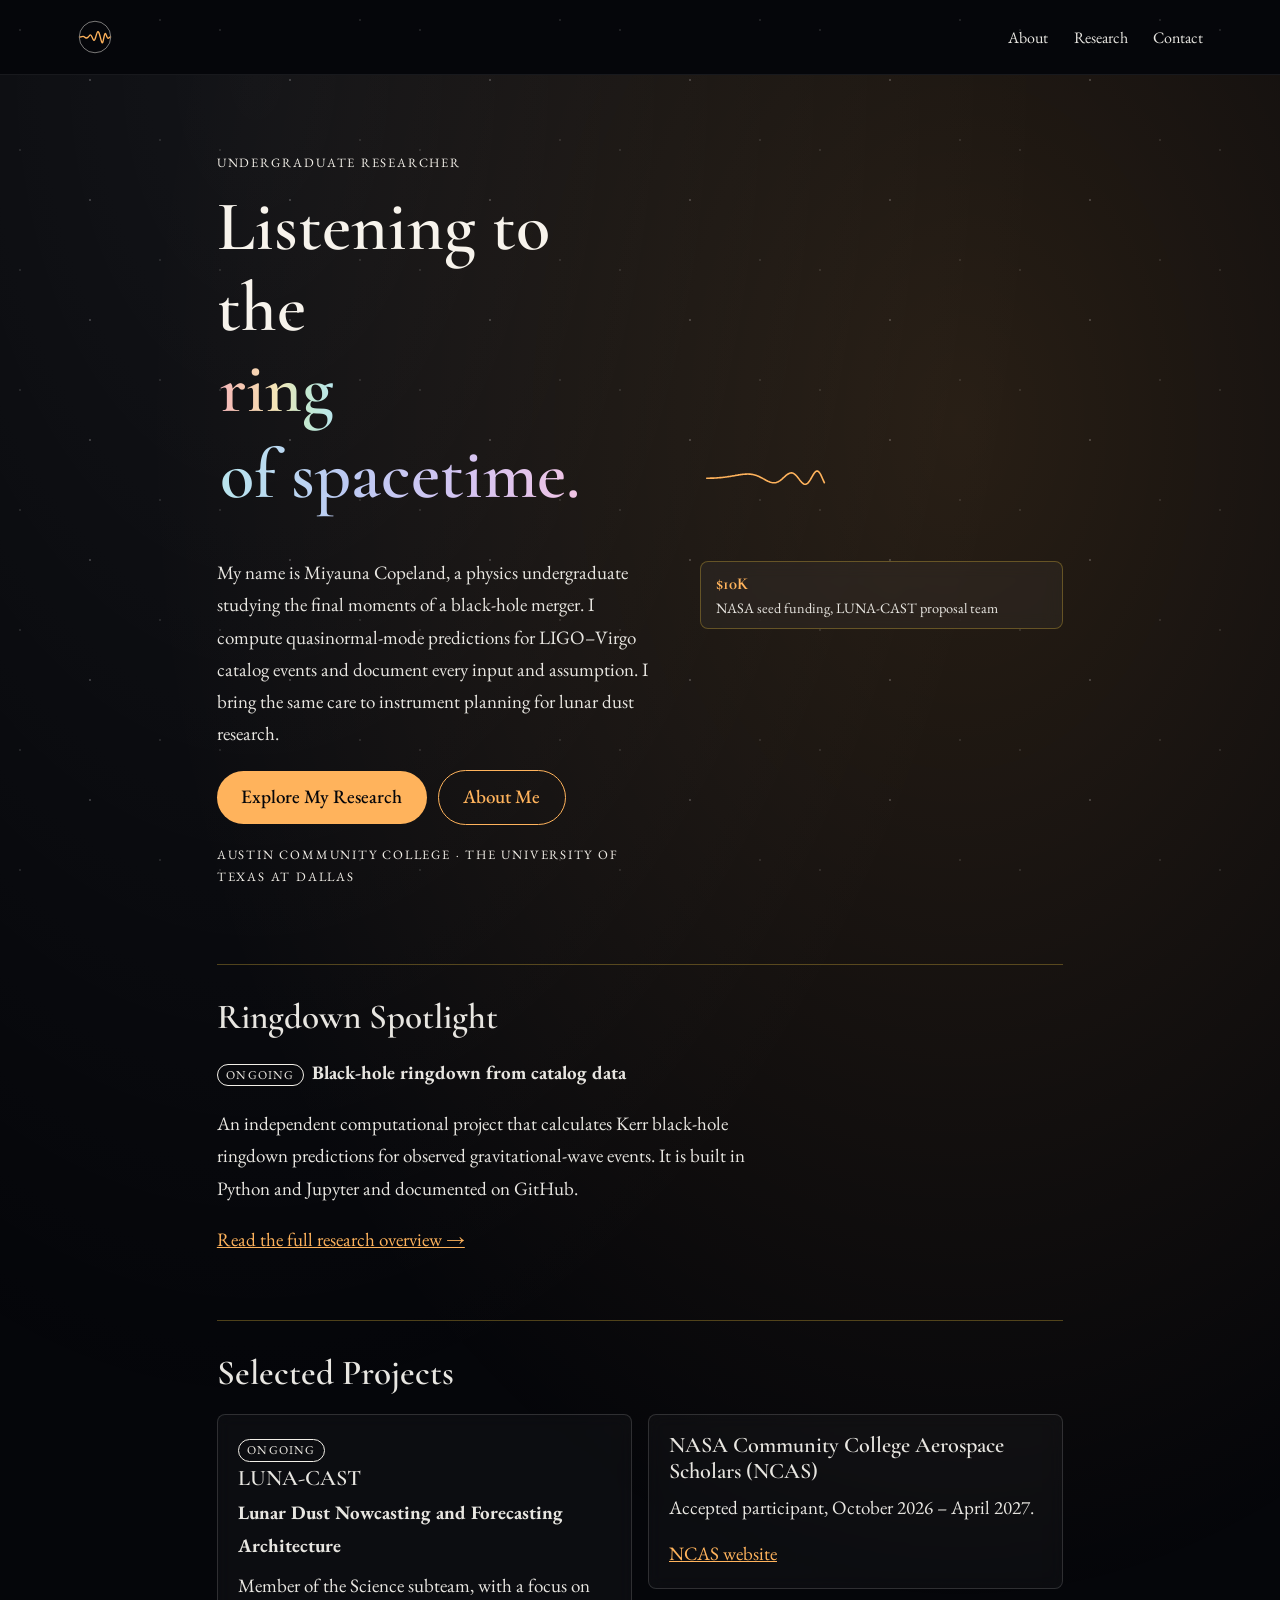
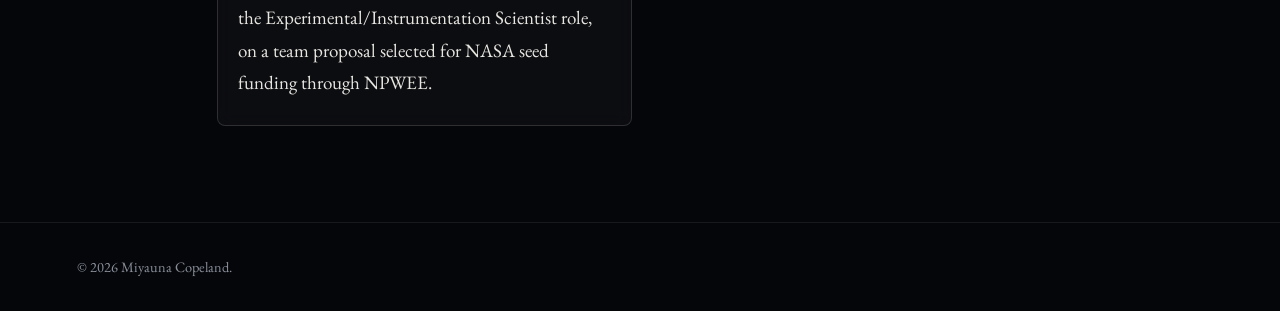
<file: v2/index.html>
<!DOCTYPE html>
<html lang="en">
<head>
  <meta charset="UTF-8">
  <meta name="viewport" content="width=device-width, initial-scale=1">
  <title>Miyauna Copeland</title>

  <link rel="icon" href="logos/favicon.svg" type="image/svg+xml">
  <link rel="icon" href="logos/favicon.png" sizes="32x32" type="image/png">
  <link rel="apple-touch-icon" href="logos/favicon.png">

  <link href="https://fonts.googleapis.com/css2?family=Cormorant+Garamond:wght@500;600;700&family=EB+Garamond:wght@400;500&display=swap" rel="stylesheet">
  <link rel="stylesheet" href="style.css?v=39">

  <style>
    /* Home page layout only */
    .hero .top { align-items: center; gap: 3rem; }
    .hero .intro .btn + .btn { margin-left: .4rem; }
    .hero .intro .label { margin-top: 1.2rem; }

    .hero .stats { display: grid; grid-template-columns: 1fr; gap: .6rem; margin-top: 1rem; }
    .hero .stats > div { padding: .7rem .9rem; border: 1px solid rgba(212,175,55,.35); border-radius: 8px; font-size: .9rem; line-height: 1.35; }
    .hero .stats b { display: block; font-size: 1.05rem; margin-bottom: .1rem; }

    .hero .block { margin-top: 4rem; padding-top: 2rem; border-top: 1px solid rgba(212,175,55,.35); }
    .hero .block > h2 { margin: 0 0 .4rem; }
    .hero .block > p { max-width: 62ch; }
    .hero .block .tag { margin-right: .5rem; }

    .hero .block .grid { display: grid; grid-template-columns: repeat(auto-fit, minmax(250px, 1fr)); gap: 1rem; margin-top: 1.25rem; align-items: start; }
    .hero .block .card { padding: 1.1rem 1.25rem; border: 1px solid rgba(255,255,255,.14); border-radius: 8px; background: rgba(255,255,255,.03); box-shadow: none; }
    .hero .block .card h3 { margin: 0 0 .45rem; }
    .hero .block .card p { margin: .5rem 0; }
  </style>
</head>

<body>

  <!-- Navigation -->
  <nav>
    <a class="home" href="index.html"><img src="logos/logo.svg" alt="Home" width="36" height="36"></a>
    <a href="about.html">About</a>
    <a href="research.html">Research</a>
    <a href="contact.html">Contact</a>
  </nav>

  <div class="hero">
    <div class="wrap">

      <!-- Intro -->
      <header class="top">
        <div class="intro">
          <p class="badge">Undergraduate Researcher</p>
          <h1>Listening to the<br><span class="rb1">ring</span>&nbsp;<span class="rb2">of spacetime.</span></h1>
          <p>My name is Miyauna Copeland, a physics undergraduate studying the final moments of a black-hole merger. I compute quasinormal-mode predictions for LIGO–Virgo catalog events and document every input and assumption. I bring the same care to instrument planning for lunar dust research.</p>
          <p>
            <a class="btn" href="research.html">Explore My Research</a>
            <a class="btn ghost" href="about.html">About Me</a>
          </p>
          <p class="label">Austin Community College · The University of Texas at Dallas</p>
        </div>

        <div class="signal">
          <svg id="chirp" viewBox="0 0 380 200" aria-label="Gravitational wave chirp. Hover to replay.">
            <path/>
            <line x1="270" y1="55" x2="270" y2="145"/>
            <text x="276" y="62" fill="#ffffff">MERGER</text>
          </svg>
          <div class="stats">
            <div><b>$10K</b>NASA seed funding, LUNA-CAST proposal team</div>
          </div>
        </div>
      </header>

      <!-- Ringdown Spotlight -->
      <section class="block" id="ringdown">
        <h2>Ringdown Spotlight</h2>
        <p><span class="tag">Ongoing</span><b>Black-hole ringdown from catalog data</b></p>
        <p>An independent computational project that calculates Kerr black-hole ringdown predictions for observed gravitational-wave events. It is built in Python and Jupyter and documented on GitHub.</p>
        <p><a href="research.html">Read the full research overview →</a></p>
      </section>

      <!-- Selected Projects -->
      <section class="block" id="projects">
        <h2>Selected Projects</h2>
        <div class="grid">

          <article class="card">
            <span class="tag">Ongoing</span>
            <h3>LUNA-CAST</h3>
            <b>Lunar Dust Nowcasting and Forecasting Architecture</b>
            <p>Member of the Science subteam, with a focus on the Experimental/Instrumentation Scientist role, on a team proposal selected for NASA seed funding through NPWEE.</p>
          </article>

          <article class="card">
            <h3>NASA Community College Aerospace Scholars (NCAS)</h3>
            <p>Accepted participant, October 2026 – April 2027.</p>
            <a href="https://nasa-ncas.org/" target="_blank" rel="noopener">NCAS website</a>
          </article>

        </div>
      </section>

    </div>
  </div>

  <footer>© 2026 Miyauna Copeland.</footer>

  <script src="script.js"></script>
</body>
</html>
</file>
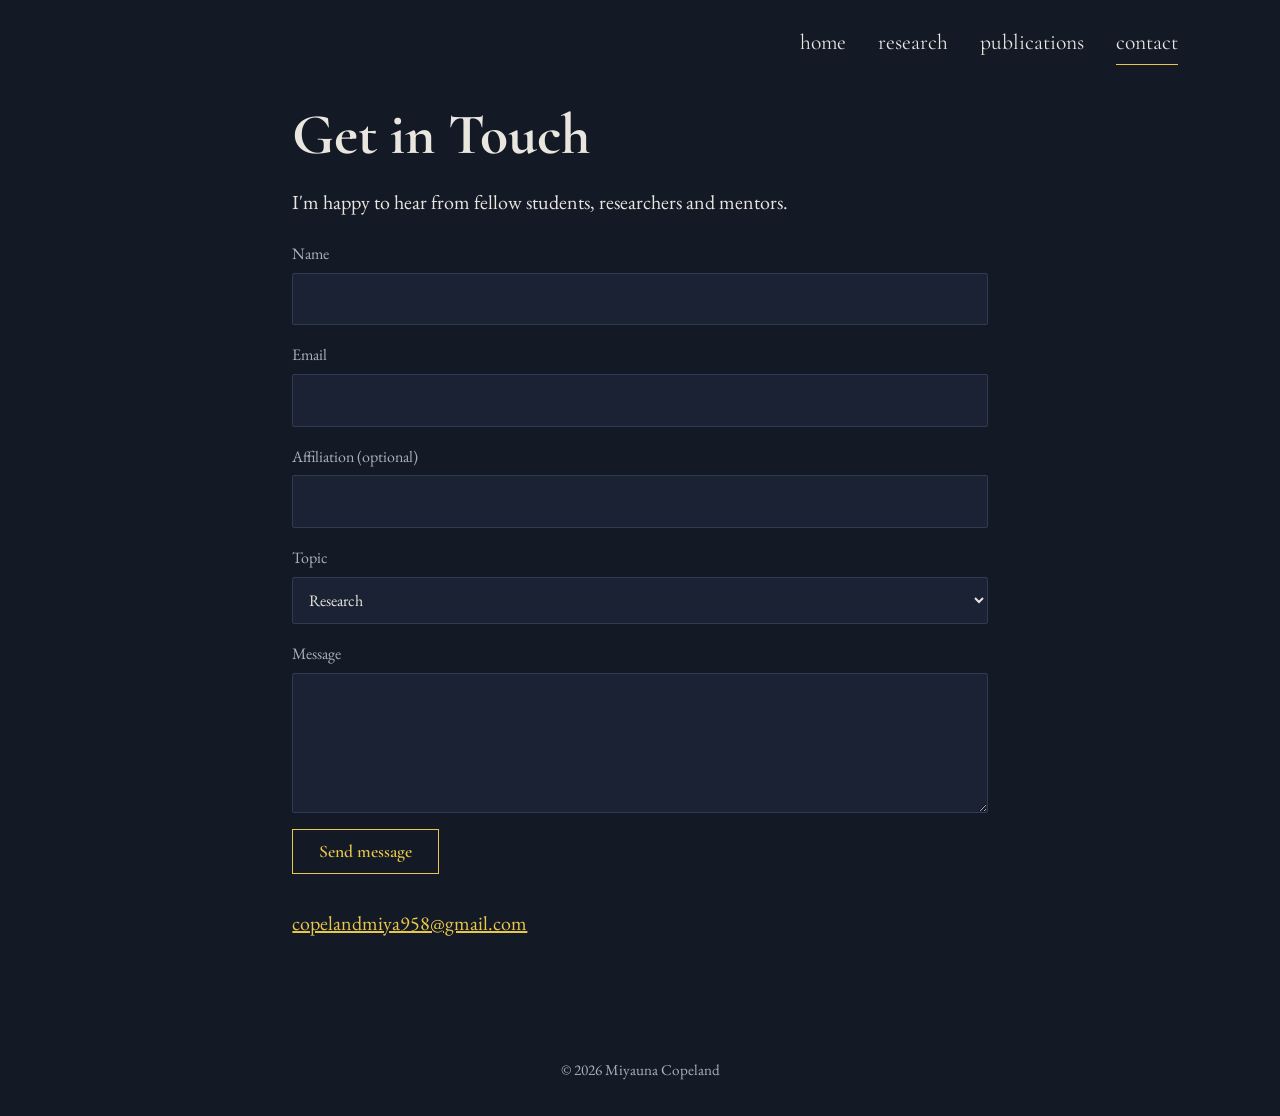
<file: contact.html>
<!DOCTYPE html>
<html lang="en"><head>
<meta charset="UTF-8"><meta name="viewport" content="width=device-width, initial-scale=1">
<title>Contact | Miyauna Copeland</title>
<link href="https://fonts.googleapis.com/css2?family=Cormorant+Garamond:wght@500;600;700&family=EB+Garamond:wght@400;500&display=swap" rel="stylesheet">
<link rel="stylesheet" href="style.css"><link rel="stylesheet" href="extra.css">
</head><body>
<nav><a href="index.html">home</a><a href="research.html">research</a><a href="publications.html">publications</a><a class="on" href="contact.html">contact</a></nav>
<div class="wrap">
  <h1>Get in Touch</h1>
  <p>I'm happy to hear from fellow students, researchers and mentors.</p>
  <form action="https://formsubmit.co/copelandmiya958@gmail.com" method="POST">
    <input type="hidden" name="_subject" value="New message from your website">
    <input type="hidden" name="_captcha" value="true">
    <label>Name<input name="name" required></label>
    <label>Email<input type="email" name="email" required></label>
    <label>Affiliation (optional)<input name="affiliation"></label>
    <label>Topic
      <select name="topic"><option>Research</option><option>Mentorship</option><option>Collaboration</option><option>Other</option></select>
    </label>
    <label>Message<textarea name="message" required></textarea></label>
    <button class="btn" type="submit">Send message</button>
  </form>
  <p style="margin-top:2rem"><a href="mailto:copelandmiya958@gmail.com">copelandmiya958@gmail.com</a></p>
</div>
<footer>© 2026 Miyauna Copeland</footer>
</body></html>
</file>
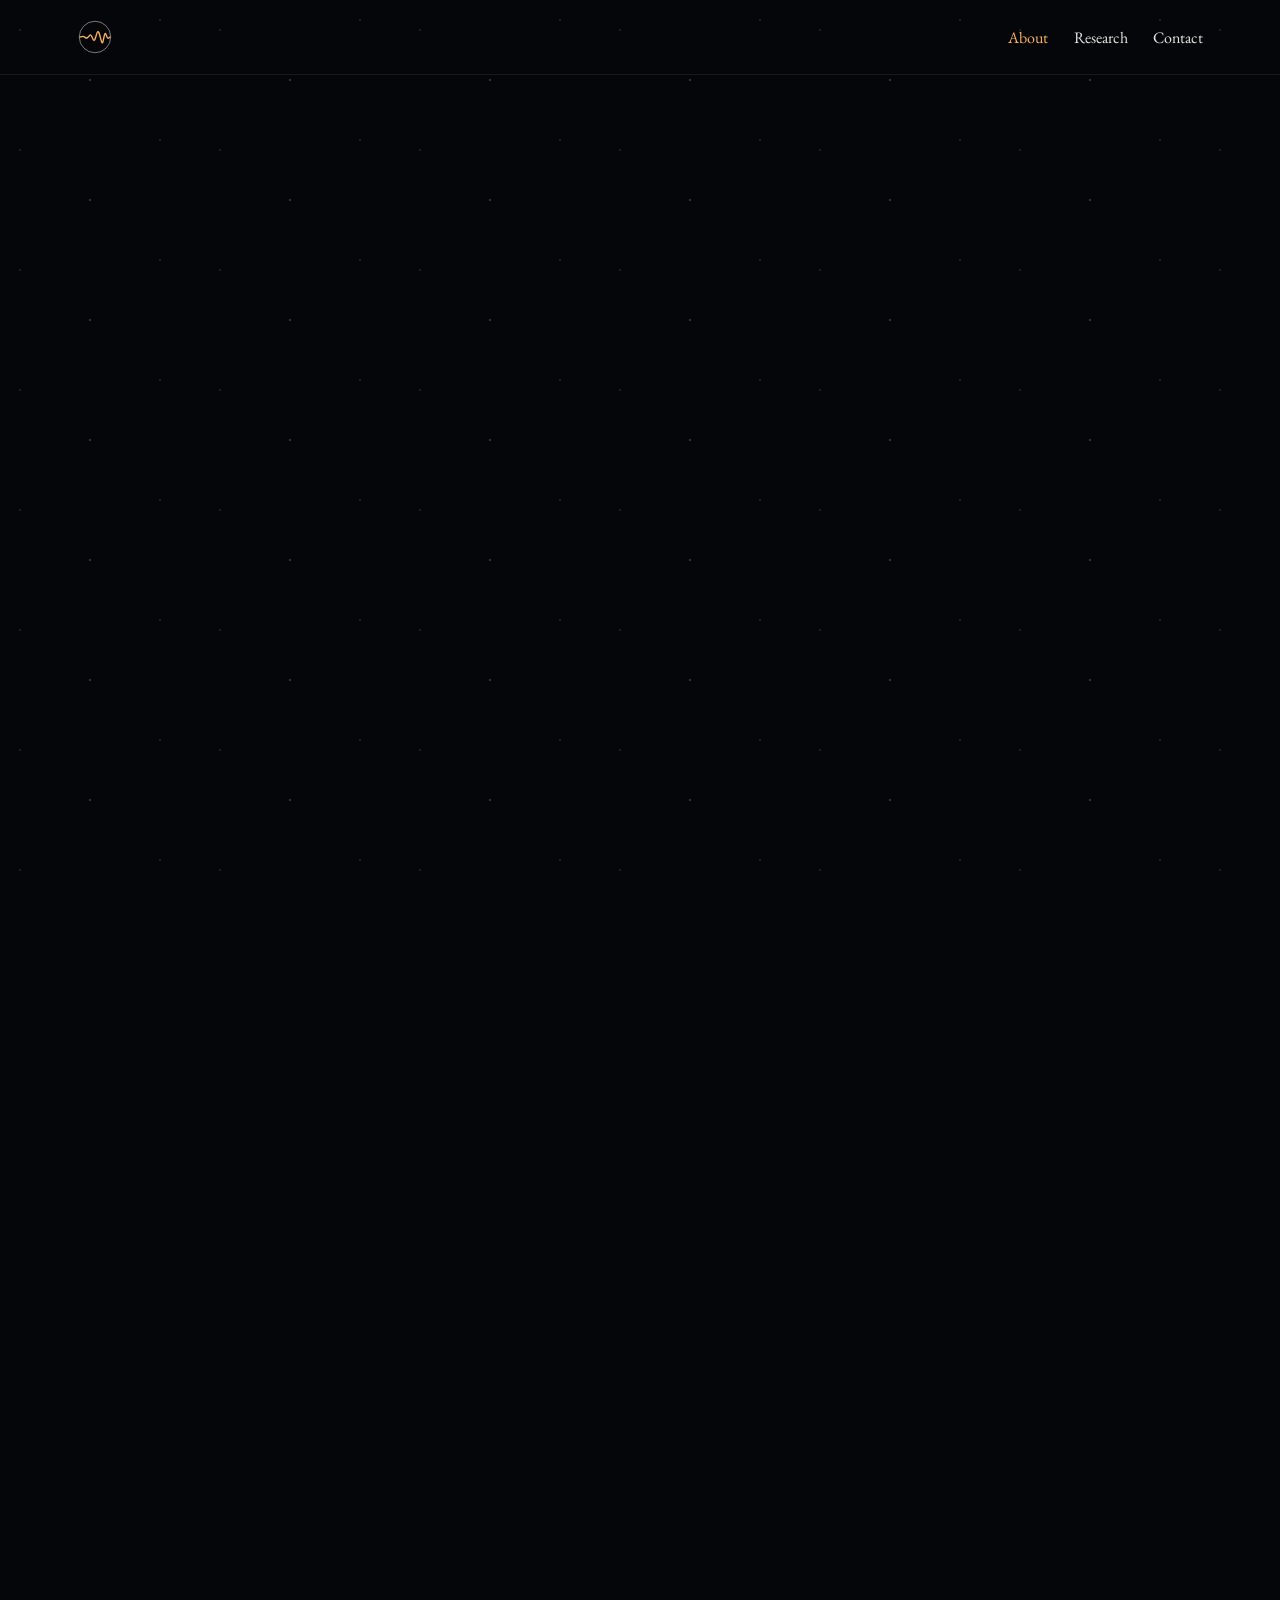
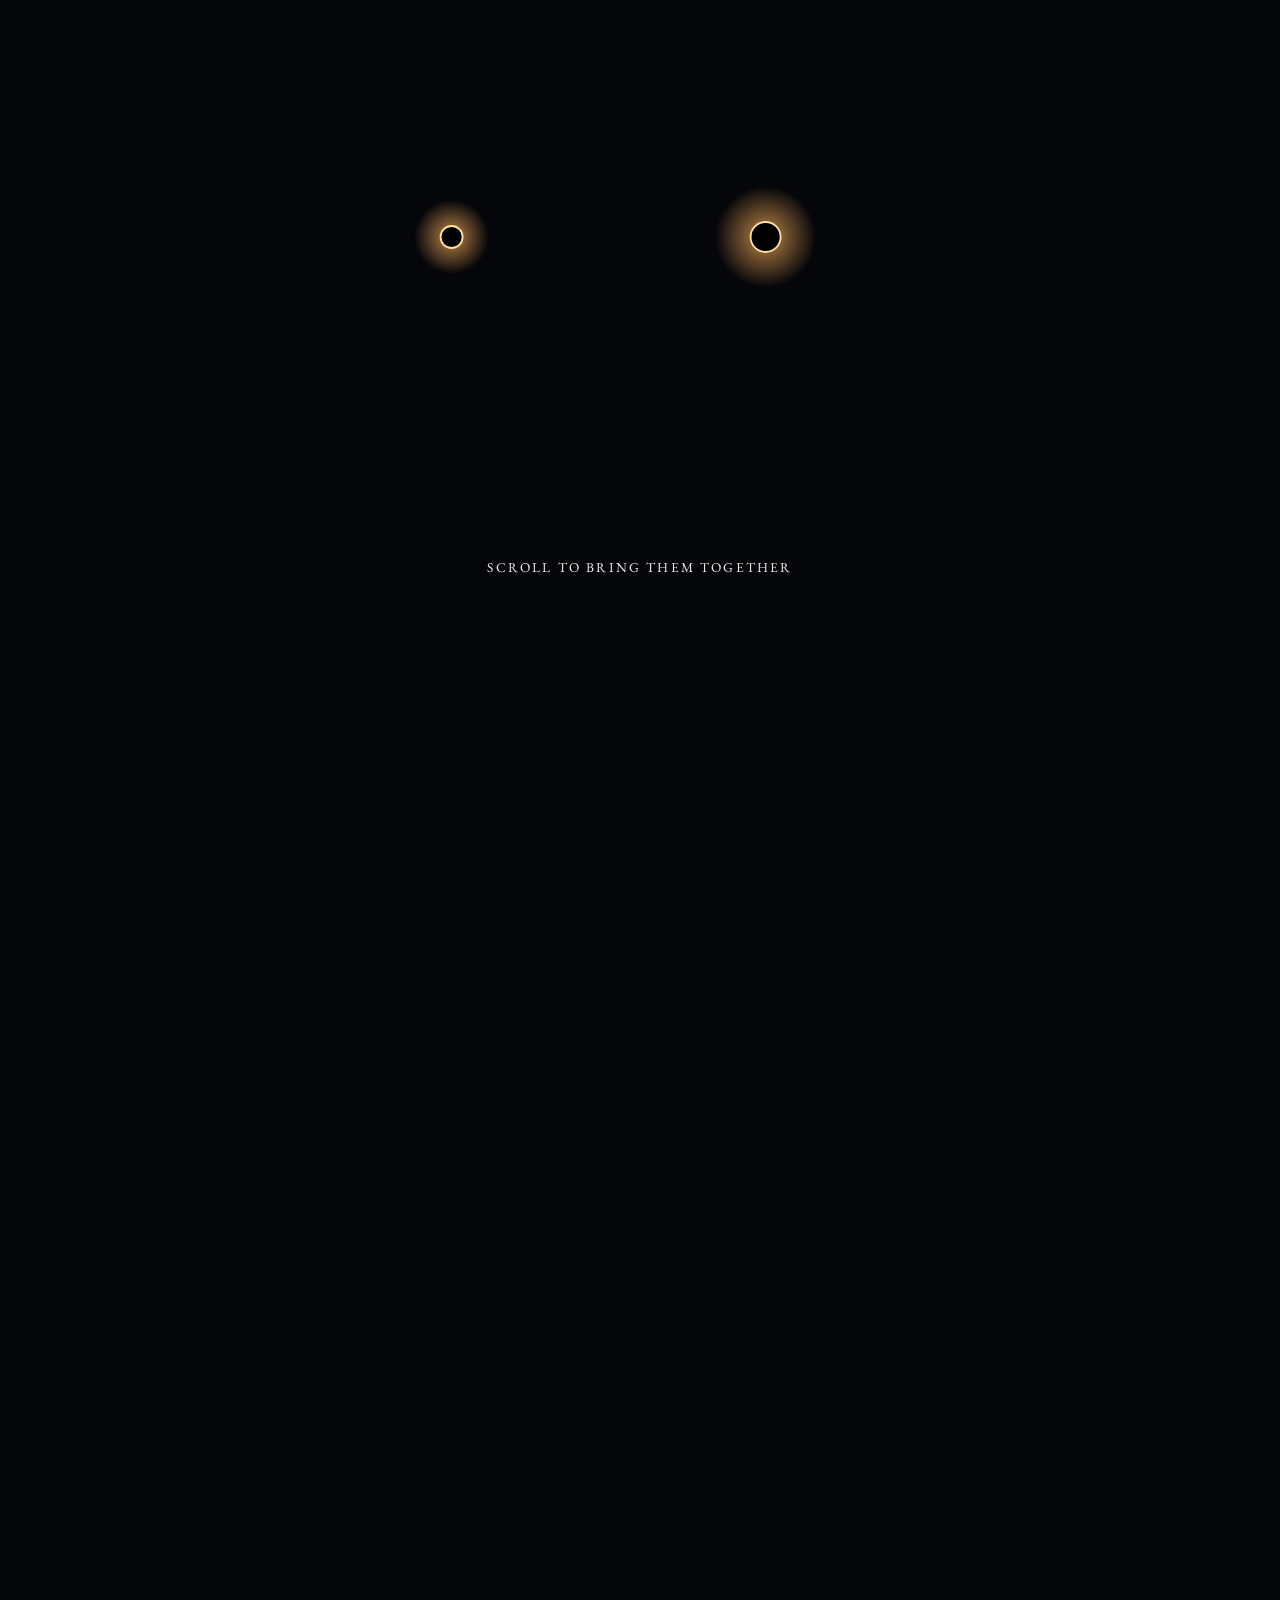
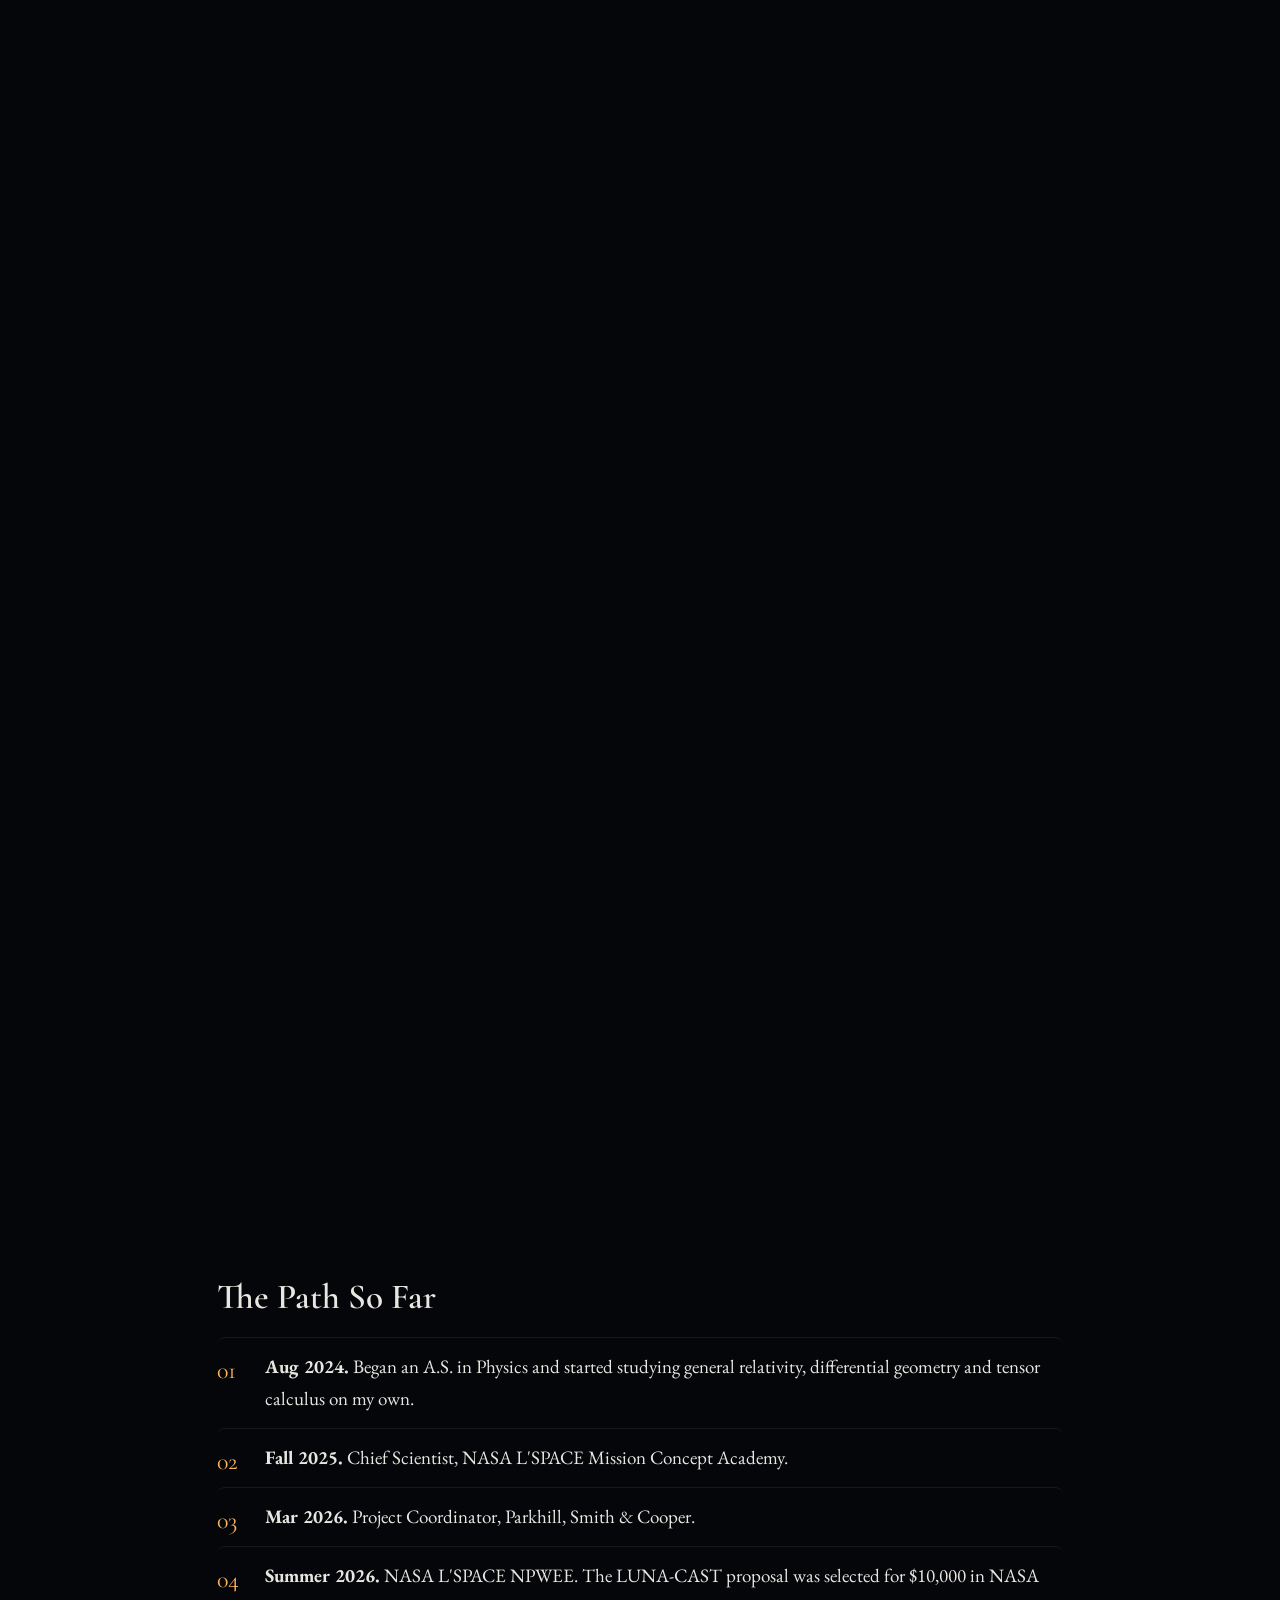
<file: v2/about.html>
<!DOCTYPE html>
<html lang="en"><head>
<meta charset="UTF-8"><meta name="viewport" content="width=device-width, initial-scale=1">
<title>About | Miyauna Copeland</title>
<link href="https://fonts.googleapis.com/css2?family=Cormorant+Garamond:wght@500;600;700&family=EB+Garamond:wght@400;500&display=swap" rel="stylesheet">
<link rel="stylesheet" href="style.css?v=39">
 <link rel="icon" href="logos/favicon.svg" type="image/svg+xml">
<link rel="icon" href="logos/favicon.png" sizes="32x32" type="image/png">
<link rel="apple-touch-icon" href="logos/favicon.png">
</head><body>
<nav><a class="home" href="index.html"><img src="logos/logo.svg" alt="Home" width="36" height="36"></a><a href="about.html" class="on">About</a><a href="research.html">Research</a><a href="contact.html">Contact</a></nav>
 
<!-- SEQUENCE 1: doubt, black hole, principle -->
<section class="journey" data-h="320vh">
 <div class="jpin">
  <div class="sc left" data-t="0,0.001,0.30,0.52" data-fx="suck">
   <h2>The record</h2>
   <p>For a while, someone in my life kept asking why I wanted to study physics. Over time I understood that it wasn't curiosity. It was a test of whether I would talk myself out of it. His conclusion never changed: without a lifelong background in mathematics, and without a mind wired a particular way, I wasn't a serious candidate for this field. He said it gently, as a kindness, which somehow made it harder to hear.</p>
   <p>These conversations came after I had been selected as Chief Scientist for NASA L'SPACE's Mission Concept Academy, where I led the science requirements for a proposed Mars subsurface exploration mission. They did not change his view. I didn't argue with him. I decided that the most honest answer to that kind of doubt is not a debate. It is a record.</p>
  </div>
  <div class="hole sc" data-t="0.25,0.40,0.60,0.74" data-fx="hole"></div>
  <p class="sc principle" data-t="0.52,0.64,2,3" data-fx="pop">Doubt from outside tells you very little about what is possible. Physics does not belong to one kind of mind or one kind of background.</p>
 </div>
</section>

<!-- MERGER -->
<div class="stage" aria-hidden="true"><div class="pin"><canvas id="merger"></canvas><div class="cap" id="mcap">Scroll to bring them together</div></div></div>

<!-- SEQUENCE 2: ADHD, sputtering rocket, clock, information -->
<section class="journey" data-h="1150vh" data-scene="2">
 <div class="jpin">

  <p class="sc note" data-t="0,0.001,0.60,0.68" data-fx="fade">ADHD scatters my focus. I always find my way back, and I finish what I start.</p>

  <p class="sc big" data-t="0,0.001,0.14,0.20" data-fx="fade">Okay. Time to start studying black holes.</p>
  <p class="sc big jit" data-t="0.16,0.22,0.36,0.42" data-fx="fade">Wait. What was I doing?</p>
  <p class="sc big snap" data-t="0.42,0.46,0.52,0.58" data-fx="pop">Oh. Right. Black holes.</p>

  <span class="sc chip c1 jit" data-t="0.06,0.10,0.38,0.42" data-fx="fade">tab 14 of 31</span>
  <span class="sc chip c2 jit" data-t="0.12,0.16,0.38,0.42" data-fx="fade">ooh, shiny</span>
  <span class="sc chip c3 jit" data-t="0.18,0.22,0.38,0.42" data-fx="fade">snack?</span>
  <span class="sc chip say c4 jit" data-t="0.22,0.26,0.38,0.42" data-fx="fade">Miya, did you send the notebook for analysis yet?</span>
  <span class="sc chip c5 jit" data-t="0.26,0.30,0.38,0.42" data-fx="fade">reorganize my whole desk</span>
  <span class="sc chip c6 jit" data-t="0.30,0.34,0.40,0.43" data-fx="fade">where do I even start?</span>
<span class="sc chip v1 jit" data-t="0.14,0.17,0.38,0.42" data-fx="fade">You can't be a physicist.</span>
<span class="sc chip v2 jit" data-t="0.19,0.22,0.38,0.42" data-fx="fade">Just do business.</span>
<span class="sc chip v3 jit" data-t="0.24,0.27,0.38,0.42" data-fx="fade">Be realistic.</span>
<span class="sc chip v4 jit" data-t="0.28,0.31,0.38,0.42" data-fx="fade">Do you even like math?</span>
<span class="sc chip v5 jit" data-t="0.31,0.34,0.38,0.42" data-fx="fade">Pick something safer.</span>
<span class="sc chip v6 jit" data-t="0.33,0.36,0.38,0.42" data-fx="fade">Isn't it too late?</span>
<span class="sc chip v7 jit" data-t="0.35,0.38,0.40,0.43" data-fx="fade">That field isn't for everyone.</span>
<div class="sc me" data-t="0,0.001,3,4" data-fx="fade">
 <svg viewBox="0 0 100 200" aria-hidden="true">
    <g id="dizzy" opacity="0"><circle class="dz" r="2.4" fill="#d4af37"/><circle class="dz" r="2.4" fill="#d4af37"/><circle class="dz" r="2.4" fill="#d4af37"/></g>
    <circle cx="50" cy="8" r="9" fill="#0b0b0f"/>
    <ellipse cx="50" cy="28" rx="19" ry="20" fill="#0b0b0f"/>
    <rect x="45" y="44" width="10" height="10" fill="#8d5a3b"/>
    <circle cx="50" cy="31" r="15" fill="#8d5a3b"/>
    <path d="M35 28Q36 14 50 14Q64 14 65 28Q58 20 50 20Q42 20 35 28Z" fill="#0b0b0f"/>
    <rect x="34" y="120" width="13" height="72" rx="6" fill="#0b0b0f" stroke="#55607d" stroke-width="1.2"/>
    <rect x="53" y="120" width="13" height="72" rx="6" fill="#0b0b0f" stroke="#55607d" stroke-width="1.2"/>
    <path d="M26 56Q50 46 74 56L78 124H22Z" fill="#17306b" stroke="#6f86c4" stroke-width="1.4"/>
    <path d="M43 52L50 70L57 52Z" fill="#f5f1e8"/>
    <path d="M40 52L50 82L60 52" fill="none" stroke="#d4af37" stroke-width="1.6"/>
    <g id="armL"><rect x="14" y="58" width="10" height="38" rx="5" fill="#17306b" stroke="#6f86c4" stroke-width="1.2"/><circle cx="19" cy="99" r="5.5" fill="#8d5a3b"/></g>
    <g id="arm"><rect x="68" y="58" width="10" height="38" rx="5" fill="#17306b" stroke="#6f86c4" stroke-width="1.2"/><circle cx="73" cy="99" r="5.5" fill="#8d5a3b"/></g>
   </svg>
  </div>

<div class="sc launch" data-t="0.56,0.64,1.55,1.6" data-fx="fade">
 <svg class="waves" id="waves" height="70"></svg>
   <svg class="rocket" id="rocket" viewBox="0 0 60 120"><path d="M30 4C44 24 46 50 42 84H18C14 50 16 24 30 4Z" fill="#f5f1e8"/><circle cx="30" cy="44" r="8" fill="#0a1530" stroke="#d4af37" stroke-width="3"/><path d="M18 70L4 96l14-6zM42 70l14 26-14-6z" fill="#d4af37"/><path d="M24 86Q30 118 36 86Z" fill="#d4af37"/></svg>
   <div class="clock" id="clock"></div>
  </div>

<div class="sc tow" data-t="1.30,1.31,3,4" data-fx="tow">
   <h2>Launch site</h2>
   <img src="miya.jpeg" alt="Miyauna Copeland" class="headshot side">
   <p>I'm from Pensacola, Florida, the oldest of three: two brothers and one sister. My family calls me the impulsive one, a reputation built largely on the one time I boarded a skydiving plane.</p>

   <h2>Current trajectory</h2>
   <p>I'm a physics undergraduate studying the final moments of a black-hole merger. I compute quasinormal-mode predictions for LIGO–Virgo catalog events and document every input and assumption. I also work as a Project Coordinator at Parkhill, Smith &amp; Cooper, and I bring the same care to instrument planning for lunar dust research.</p>

   <h2>Present coordinates</h2>
   <p>At 18 I moved to Austin, Texas, having sacrificed the beach for dry heat (I know, the audacity), and I now live in Dallas. My 3-year-old Rat Terrier, Tuxedo "Tux" Copeland, supervises all of it.</p>

   <h2>Signal wanted</h2>
   <p>Advice, honest feedback, and people willing to take this seriously alongside me. I'm continuing to a B.S. at UT Dallas and aiming for gravitational-wave science.</p>

   <h2>Education</h2>
   <div class="grid">
    <div class="card"><span class="tag">Ongoing</span><h3>A.S. Physics</h3>Austin Community College, August 2024 – present.</div>
    <div class="card"><span class="tag">Future</span><h3>B.S. Physics</h3>The University of Texas at Dallas, incoming Fall 2027.</div>
   </div>
  </div>
 </div>
</section>

<div class="wrap after">
 <h2>The Path So Far</h2>
 <ol class="steps">
  <li><b>Aug 2024.</b> Began an A.S. in Physics and started studying general relativity, differential geometry and tensor calculus on my own.</li>
  <li><b>Fall 2025.</b> Chief Scientist, NASA L'SPACE Mission Concept Academy.</li>
  <li><b>Mar 2026.</b> Project Coordinator, Parkhill, Smith &amp; Cooper.</li>
  <li><b>Summer 2026.</b> NASA L'SPACE NPWEE. The LUNA-CAST proposal was selected for $10,000 in NASA seed funding.</li>
  <li><b>Oct 2026.</b> Began independent ringdown research.</li>
  <li><b>Fall 2027.</b> Transfer to UT Dallas for a B.S. in Physics.</li>
 </ol>
 <p><a class="btn" href="research.html">Read the Research</a></p>
</div>
<footer>© 2026 Miyauna Copeland.</footer>

<script>
(function(){
 var C=function(x){return Math.max(0,Math.min(1,x))};
 var back=function(x){return 1+2.9*Math.pow(x-1,3)+1.9*Math.pow(x-1,2)};
 var secs=[].slice.call(document.querySelectorAll('.journey'));
 secs.forEach(function(s){s.style.height=s.dataset.h||'300vh'});
 var wv=document.getElementById('waves');
 if(wv){var d='M0 35';for(var i=0;i<60;i++)d+=' Q'+(i*40+20)+' '+(i%2?65:5)+' '+(i*40+40)+' 35';
  wv.setAttribute('viewBox','0 0 2400 70');wv.setAttribute('preserveAspectRatio','none');
  wv.innerHTML='<path d="'+d+'"/>';}
 var starts=[.06,.12,.14,.16,.18,.19,.22,.24,.26,.28,.30,.31,.33,.35];
 function run(s){
  var raw=-s.getBoundingClientRect().top;
  var p=s.dataset.scene==='2'?Math.max(0,Math.min(1.5,raw/(7*innerHeight))):C(raw/(s.offsetHeight-innerHeight));
  [].forEach.call(s.querySelectorAll('[data-t]'),function(el){
   var w=el.dataset.t.split(',').map(Number),fx=el.dataset.fx;
   var i=C((p-w[0])/(w[1]-w[0])),o=C((p-w[2])/(w[3]-w[2])),op=Math.min(i,1-o),t='',f='';
   if(fx==='suck'){var q=o*o;op=i*(o>=1?0:1-q*.6);t='scale('+(1-q*.98)+') rotate('+(-900*q)+'deg)';f='blur('+(o*8)+'px)';}
   else if(fx==='hole'){t='scale('+(.3+.9*i-.7*o)+')';}
   else if(fx==='pop'){op=C(i*3)*(1-o);t='scale('+(.5+.5*back(i))+')';}
   else if(fx==='tow'){op=i>0?1:0;t='translateY('+(innerHeight-(el.offsetHeight+60)*C((p-1.30)/.20))+'px)';}
   else{t='translateY('+((1-i)*30)+'px)';}
   if(el.classList.contains('jit')){t+=' translate('+(Math.sin(p*400)*4)+'px,'+(Math.cos(p*330)*3)+'px)';}
   el.style.opacity=op;el.style.visibility=op<.01?'hidden':'visible';
   el.style.transform=t;el.style.filter=f;
  });
  if(s.dataset.scene==='2'){
   var H=innerHeight,Wd=innerWidth;
   var sp=(p>.58&&p<.76)?C((p-.58)/.03):0;
var rk=document.getElementById('rocket'),mm=document.querySelector('.me');
var cs=getComputedStyle(rk),rw=parseFloat(cs.width)||150,rh=parseFloat(cs.height)||300,top0=H*.5+(parseFloat(cs.marginTop)||-130);
   var mx=mm.offsetLeft+mm.offsetWidth/2,my=mm.offsetTop+mm.offsetHeight/2;
var x=0,y,rot,sc=1,fy,y0=H*.33;
if(p<.76){
 x=Math.sin(p*500)*5*sp;y=H*(.45-.12*C((p-.56)/.2))+Math.sin(p*420)*4*sp;
 rot=Math.sin(p*300)*6*sp;fy=p<.56?1:.25+.5*Math.abs(Math.sin(p*170));
}else if(p<1.02){
 var a=C((p-.76)/.14),a2=Math.pow(a,1.6);
 x=(Wd/2+rw*2)*a2;y=y0+Math.sin(a*26)*H*.07*a;
 rot=1800*a*a+Math.sin(a*40)*20;sc=1+.25*a;fy=1.2+.8*Math.abs(Math.sin(a*60));
}else if(p<1.26){
 var b=C((p-1.02)/.16),e=1-Math.pow(1-b,3);
 var cx=-rw+(mx+rw)*e,cy=my-Math.sin(Math.PI*b)*H*.12;
x=cx-Wd/2;y=cy-rh/2-top0;
 rot=-720*(1-e)+Math.sin(b*30)*8*(1-b);sc=.2+.95*e;fy=1.2;
}else{
 var c2=C((p-1.26)/.14);
x=mx-Wd/2;y=my-rh/2-top0-(my+rh*2)*c2*c2;sc=1.15;rot=0;fy=2+c2;
}
rk.style.transform='translate('+x+'px,'+y+'px) rotate('+rot+'deg) scale('+sc+')';
rk.querySelector('path:last-child').style.transform='scaleY('+fy+')';
var tk=C((p-1.18)/.08);
if(tk>0){mm.style.transform='scale('+(1-.85*tk)+')';mm.style.opacity=1-C((p-1.24)/.04);}
   var pulse=C((p-.28)/.04)*(1-C((p-.42)/.04));
   var thr=p<.70?-170*C((p-.64)/.06):-170+170*C((p-.70)/.08);
   document.getElementById('arm').style.transform='rotate('+(160*pulse+thr)+'deg)';
   document.getElementById('armL').style.transform='rotate('+(-150*pulse)+'deg)';
   document.getElementById('dizzy').style.opacity=pulse;
   [].forEach.call(document.querySelectorAll('.dz'),function(c,k){var a=p*140+k*2.094;c.setAttribute('cx',50+24*Math.cos(a));c.setAttribute('cy',8+7*Math.sin(a));});

   var u=C((p-.70)/.06),ck=document.getElementById('clock');
   var sx=.07*Wd+66,sy=H*.95-155,ex=Wd/2,ey=H*.5+20+H*.33;
   ck.style.left=(sx+(ex-sx)*u)+'px';
   ck.style.top=(sy+(ey-sy)*u-Math.sin(Math.PI*u)*H*.15)+'px';
   ck.style.transform='rotate('+(u*1080)+'deg)';
   ck.style.opacity=(p>.70&&p<.76)?1:0;

   var me=document.querySelector('.me svg'),amp=0;
   starts.forEach(function(st){var dd=p-st;if(dd>=0&&dd<.035)amp=Math.max(amp,1-dd/.035);});
   if(p>.30&&p<.42)amp=Math.max(amp,.45);
   me.style.transform='translate('+(Math.sin(p*1400)*7*amp)+'px,'+(Math.cos(p*1100)*3*amp)+'px) rotate('+(Math.sin(p*900)*4*amp)+'deg)';
wv.style.transform='translateX('+(-Math.min(p,1)*900)+'px)';
wv.style.opacity=.7*(1-C((p-.76)/.14));  }
 }
 function all(){secs.forEach(run)}
 addEventListener('scroll',all,{passive:true});addEventListener('resize',all);all();
})();
</script>
<script src="about.js?v=2"></script>
</body></html>
</file>
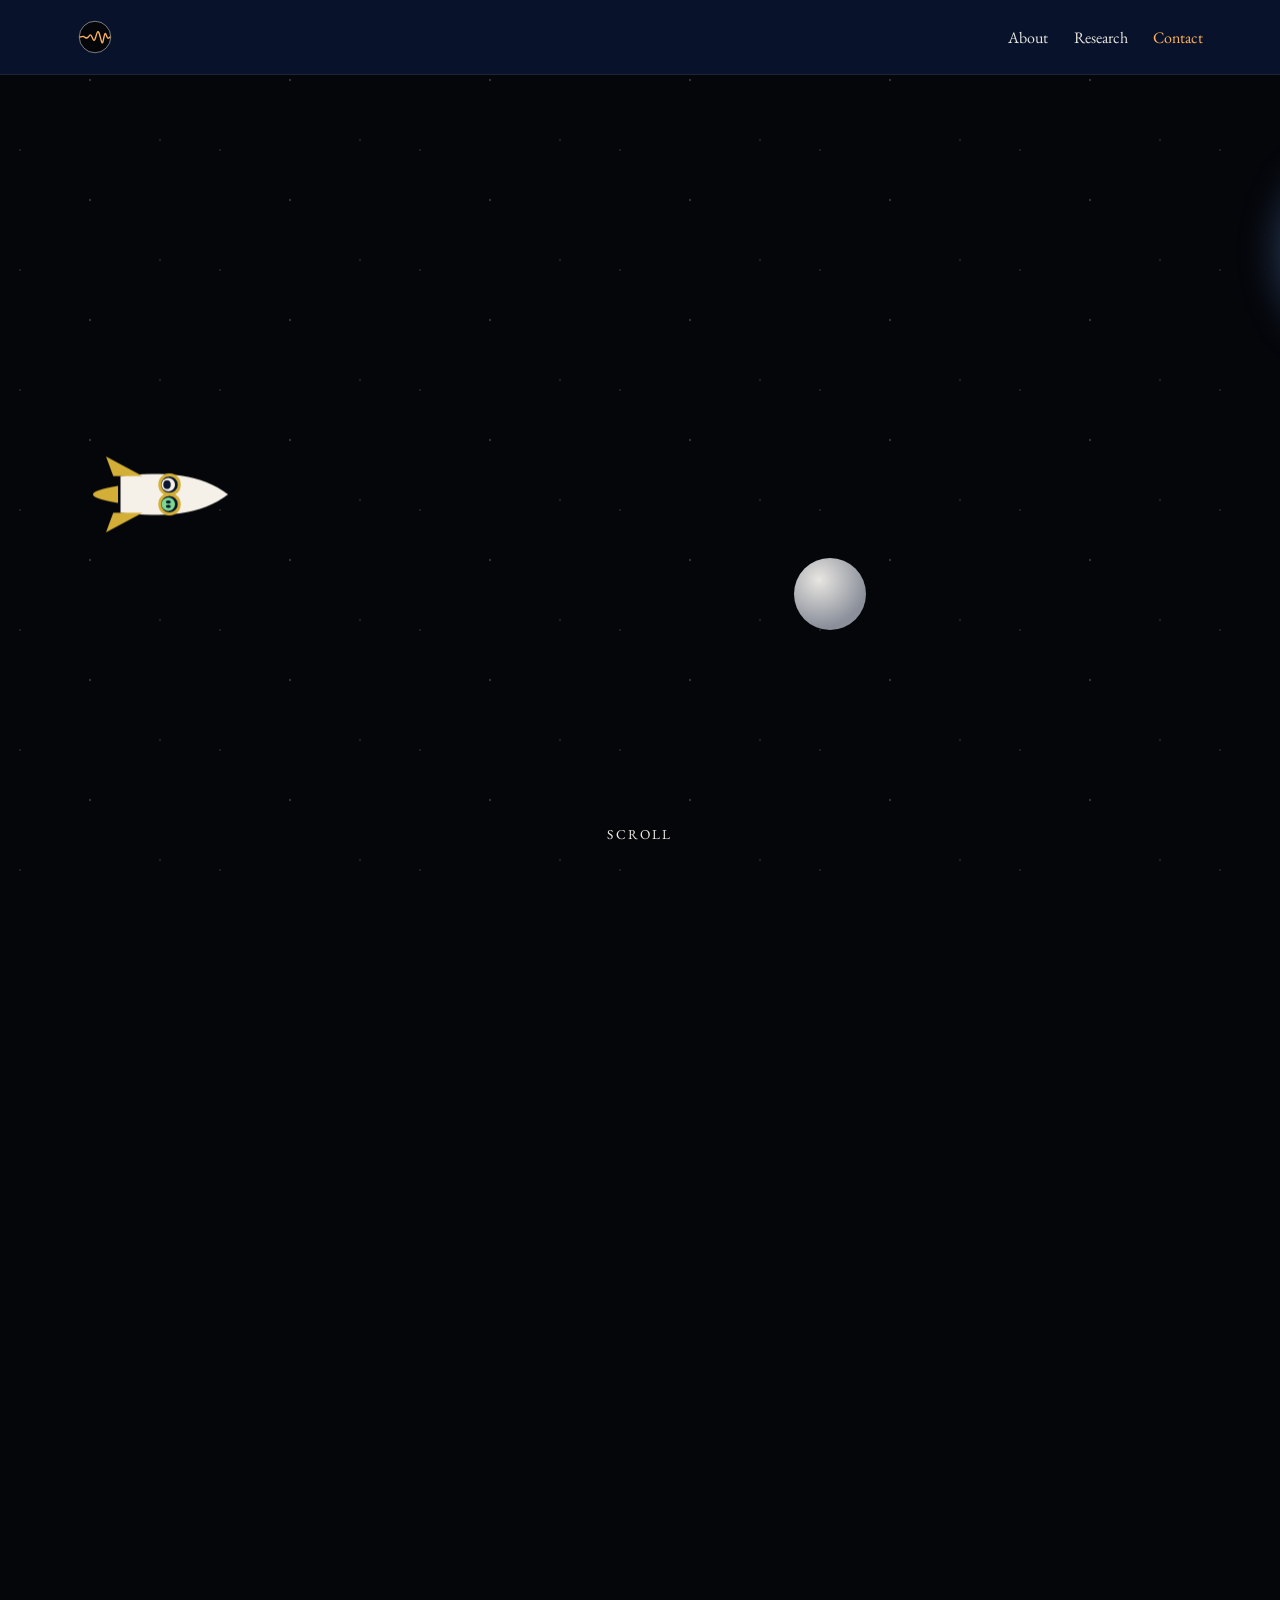
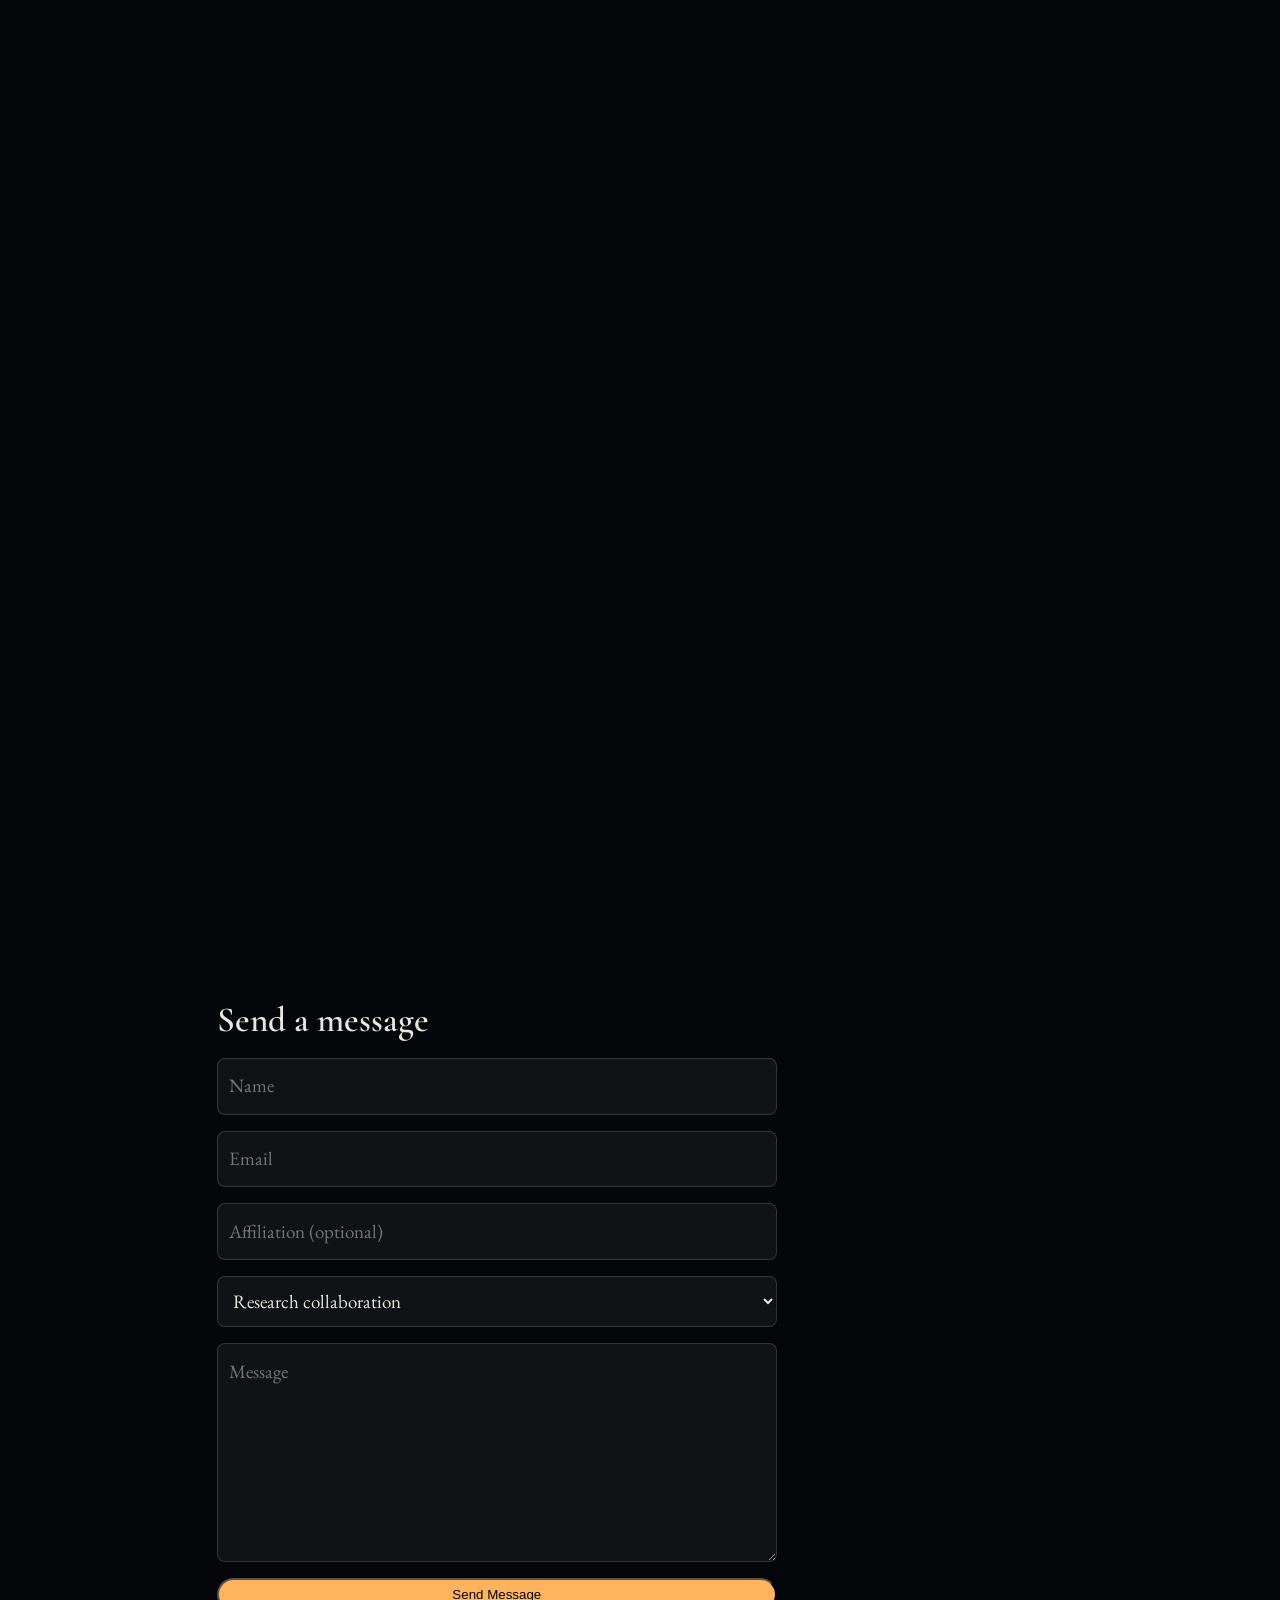
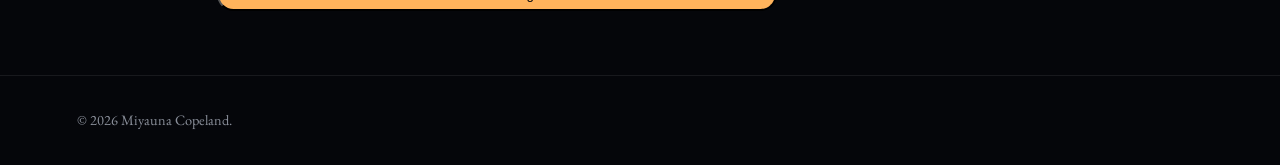
<file: v2/contact.html>
<!DOCTYPE html>
<html lang="en"><head>
<meta charset="UTF-8"><meta name="viewport" content="width=device-width, initial-scale=1">
<title>Contact | Miyauna Copeland</title>
<link rel="icon" href="logos/favicon.svg" type="image/svg+xml">
<link rel="icon" href="logos/favicon.png" sizes="32x32" type="image/png">
<link rel="apple-touch-icon" href="logos/favicon.png">
<link href="https://fonts.googleapis.com/css2?family=Cormorant+Garamond:wght@500;600;700&family=EB+Garamond:wght@400;500&display=swap" rel="stylesheet">
<link rel="stylesheet" href="style.css?v=39">
<style>
.cj{position:relative;height:1000vh}
.cp{position:sticky;top:0;height:100vh;overflow:hidden}
.cp>*{position:absolute}
#planets{inset:0;will-change:transform}
.pl{position:absolute;border-radius:50%}
.moon{left:62vw;top:62vh;width:8vmin;height:8vmin;background:radial-gradient(circle at 35% 30%,#e8e6e1,#8a8f9a 70%)}
.earth{left:100vw;top:16vh;width:24vmin;height:24vmin;background:radial-gradient(circle at 30% 30%,#7fd0ff,#1f5fbf 60%,#0a1f55);box-shadow:inset -14px -10px 30px rgba(0,0,0,.5),0 0 40px rgba(111,170,255,.35)}
.earth::before{content:"";position:absolute;left:22%;top:25%;width:34%;height:28%;border-radius:50% 40% 55% 45%;background:#4cae6a;box-shadow:30px 38px 0 -4px #4cae6a}
.jup{left:150vw;top:50vh;width:38vmin;height:38vmin;overflow:hidden;background:repeating-linear-gradient(180deg,#c9a27a 0 8%,#e9d3ad 8% 15%,#b57f55 15% 21%,#f0dfc0 21% 30%);box-shadow:inset -24px -16px 50px rgba(0,0,0,.55)}
.sat{left:205vw;top:16vh;width:20vmin;height:20vmin;background:radial-gradient(circle at 35% 30%,#f2dfae,#c9a766 70%);box-shadow:inset -12px -8px 24px rgba(0,0,0,.5)}
.sat::before{content:"";position:absolute;left:-45%;right:-45%;top:38%;bottom:38%;border:5px solid rgba(235,214,160,.8);border-radius:50%;transform:rotate(-18deg)}
#mars{width:min(90vw,90vh);height:min(90vw,90vh);left:calc(80vw - min(45vw,45vh));top:calc(62vh - min(45vw,45vh));border-radius:50%;opacity:0;background:radial-gradient(circle at 30% 28%,#e08a58,#b04a22 55%,#5e220f);box-shadow:inset -40px -30px 90px rgba(0,0,0,.55),0 0 80px rgba(224,120,70,.25)}
#mars::before{content:"";position:absolute;left:25%;top:40%;width:22%;height:14%;border-radius:50%;background:rgba(80,25,10,.4);box-shadow:120px -70px 0 -6px rgba(80,25,10,.35),40px 90px 0 -2px rgba(80,25,10,.3)}
#inside{inset:0;opacity:0;z-index:4;background:radial-gradient(ellipse at 50% 38%,#8a1414,#3a0707 65%,#1a0303);overflow:hidden}
#inside .wall{position:absolute;left:0;right:0;top:0;height:76%;background:repeating-linear-gradient(90deg,rgba(0,0,0,.18) 0 2px,transparent 2px 140px)}
#inside .floor{position:absolute;left:0;right:0;bottom:0;height:24%;background:linear-gradient(#2a0505,#120202);border-top:2px solid rgba(255,120,120,.4)}
#inside .flash{position:absolute;inset:0;background:#ff2a2a;animation:alarm .7s ease-in-out infinite}
#inside .lamp{position:absolute;top:3vh;width:34px;height:34px;border-radius:50%;background:#ff4040;box-shadow:0 0 40px 14px rgba(255,64,64,.8);animation:alarm .7s ease-in-out infinite}
#inside .l1{left:2%}#inside .l2{right:2%;animation-delay:.35s}
@keyframes alarm{0%,100%{opacity:.12}50%{opacity:.6}}
@keyframes bl{0%,100%{opacity:.25}50%{opacity:1}}
@keyframes rf{0%,100%{opacity:.05}50%{opacity:.4}}
@keyframes bob{0%,100%{transform:translateY(-8px)}50%{transform:translateY(8px)}}
#runner{position:absolute;left:0;top:22vh;width:min(18vh,150px);margin:0;z-index:2}
#runner .bob{animation:bob 4.5s ease-in-out infinite}
#runner svg{display:block;width:100%;height:auto;transform-origin:50% 50%}
#tuxf{position:absolute;left:0;top:34vh;width:min(20vh,170px);margin:0;z-index:2}
#tuxf svg{display:block;width:100%;height:auto;overflow:visible}
#ruL,#ruR,#raL,#raR{transform-box:view-box}
#ruL{transform-origin:40px 108px}#ruR{transform-origin:60px 108px}
#raL{transform-origin:18px 62px}#raR{transform-origin:82px 62px}
.blink{animation:bl .7s infinite}.rf{animation:rf .7s infinite}
#crk{left:0;top:0;width:110px;margin:-80px 0 0 -55px;will-change:transform;z-index:2}
#crk svg{display:block;width:100%;height:auto}
#crk .fl{transform-box:fill-box;transform-origin:50% 0}
#boom{width:200px;height:200px;margin:-100px 0 0 -100px;border-radius:50%;opacity:0;pointer-events:none;background:radial-gradient(circle,#fff 0%,#f5e6b8 25%,#d4af37 50%,rgba(212,175,55,0) 72%);z-index:6}
#ring{width:200px;height:200px;margin:-100px 0 0 -100px;border-radius:50%;opacity:0;pointer-events:none;border:6px solid #ffb35c;z-index:6}
#ground{inset:0;opacity:0;z-index:1;background:linear-gradient(180deg,#1a0d0a 0%,#5a2416 55%,#7d341c 73.9%,#a04524 74%,#7a3118 100%)}
#ground::before{content:"";position:absolute;left:8%;bottom:6%;width:90px;height:26px;border-radius:50%;background:rgba(60,20,8,.35);box-shadow:520px -10px 0 6px rgba(60,20,8,.3)}
#chars{left:0;right:0;bottom:2vh;display:flex;justify-content:center;align-items:flex-end;gap:.9rem;opacity:0;visibility:hidden;z-index:3;transform-origin:50% 100%}
#chars svg{height:min(17vh,130px);width:auto;display:block}
#chars .bbt svg{height:min(13vh,100px)}
.flag{transform-box:view-box;transform-origin:92px 18px;animation:flut .6s ease-in-out infinite alternate}
.al,.ar{transform-box:view-box}
.al{transform-origin:28px 76px;animation:wl .55s ease-in-out infinite alternate}
.ar{transform-origin:72px 76px;animation:wr .55s ease-in-out infinite alternate}
@keyframes flut{from{transform:scaleX(.8) skewY(-4deg)}to{transform:scaleX(1.1) skewY(4deg)}}
@keyframes wl{from{transform:rotate(-22deg)}to{transform:rotate(-48deg)}}
@keyframes wr{from{transform:rotate(22deg)}to{transform:rotate(48deg)}}
@keyframes eatL{from{transform:rotate(22deg)}to{transform:rotate(46deg)}}
@keyframes eatR{from{transform:rotate(-22deg)}to{transform:rotate(-46deg)}}
@keyframes hop{0%,100%{transform:translateY(0)}50%{transform:translateY(-9px)}}
@keyframes munch{0%,100%{transform:translateY(0)}50%{transform:translateY(3px)}}
#chars .ast,#chars .ali,#chars .bbt{animation:hop .45s ease-in-out infinite}
#chars.sit .ast,#chars.sit .ali,#chars.sit .bbt{animation:munch .7s ease-in-out infinite}
#chars.sit .al{animation:eatL .8s ease-in-out infinite alternate}
#chars.sit .ar{animation:eatR .8s ease-in-out infinite alternate}
.ms{display:none}
#chars.sit .ms{display:inline}
#chars.sit .mo{display:none}
#banner{left:0;right:0;top:8vh;margin:0 auto;width:min(760px,90%);text-align:center;opacity:0;visibility:hidden;z-index:5}
#banner h1{margin-top:0}
.icons{display:flex;gap:1rem;justify-content:center;margin-top:1rem}
.icons a{display:flex;width:52px;height:52px;align-items:center;justify-content:center;border:1px solid #d4af37;border-radius:50%;transition:transform .35s,box-shadow .35s}
.icons a:hover{transform:translateY(-3px);box-shadow:0 0 22px rgba(255,179,92,.35)}
.icons svg{width:24px;height:24px}
#chint{left:0;right:0;bottom:6vh;text-align:center;color:#f2efe8;font-size:.85rem;letter-spacing:.16em;text-transform:uppercase;z-index:2}
#eggs{inset:0;z-index:7;pointer-events:none}
.spark{position:absolute;left:0;top:0;width:8px;height:8px;margin:-4px 0 0 -4px;border-radius:50%;background:#ffb35c;box-shadow:0 0 10px 2px #ffb35c;opacity:0;z-index:6;pointer-events:none}
#inside .wind{position:absolute;left:50%;top:7vh;width:min(780px,84%);height:34vh;transform:translateX(-50%);border-radius:50% 50% 12% 12%/60% 60% 12% 12%;border:8px solid #3a1010;box-shadow:0 0 0 3px #d4af37,inset 0 0 40px #000;overflow:hidden;background:#05060a}
.wstars{position:absolute;inset:0;background-image:radial-gradient(1.5px 1.5px at 20% 30%,#fff,transparent),radial-gradient(1px 1px at 60% 20%,#fff,transparent),radial-gradient(1.5px 1.5px at 80% 60%,#fff,transparent),radial-gradient(1px 1px at 35% 70%,#fff,transparent),radial-gradient(1px 1px at 50% 45%,#fff,transparent)}
#wmars{position:absolute;right:12%;top:30%;width:22vmin;height:22vmin;border-radius:50%;background:radial-gradient(circle at 30% 28%,#e08a58,#b04a22 55%,#5e220f);box-shadow:0 0 40px rgba(224,120,70,.45)}
#inside .over{position:absolute;left:50%;top:0;width:min(780px,84%);transform:translateX(-50%);display:flex;justify-content:space-around;padding:6px 14px;background:#1a0505;border:2px solid rgba(255,120,120,.35);border-top:0;border-radius:0 0 12px 12px}
#inside .over i{width:14px;height:8px;border-radius:2px;background:#ff4040;animation:bl .7s infinite}
#inside .over i:nth-child(even){animation-delay:.35s;background:#d4af37}
#inside .dash{position:absolute;left:50%;bottom:24%;width:min(900px,96%);transform:translateX(-50%)}
#inside .dash svg{display:block;width:100%;height:auto}
.cam{position:absolute;left:0;top:0;opacity:0;text-align:center;color:#f5f1e8;font-size:.7rem;letter-spacing:.08em;white-space:nowrap}
.cam svg{display:block;width:clamp(44px,7vw,70px);height:auto;margin:0 auto .2rem}
.cam b{font-weight:500;background:rgba(10,21,48,.85);border:1px solid rgba(212,175,55,.6);border-radius:999px;padding:.1rem .5rem}
#mor{left:0;bottom:5vh;width:min(24vh,190px);opacity:0;visibility:hidden;z-index:2;pointer-events:none}
#mor svg{display:block;width:100%;height:auto;overflow:visible;animation:hop .4s ease-in-out infinite}
#mor.stand svg{animation:none}
#msit{left:0;bottom:5vh;width:min(44.8vh,355px);opacity:0;visibility:hidden;z-index:2;pointer-events:none}
#msit svg{display:block;width:100%;height:auto;overflow:visible}
#tux{left:0;bottom:3vh;width:min(14vh,110px);opacity:0;visibility:hidden;z-index:3;pointer-events:none}
#tux .tf svg{display:block;width:100%;height:auto;overflow:visible;animation:hop .35s ease-in-out infinite}
.woof{position:absolute;left:50%;top:-1.5rem;transform:translateX(-50%);opacity:0;white-space:nowrap;font-size:.75rem;font-weight:500;padding:.1rem .55rem;border:1px solid rgba(212,175,55,.7);border-radius:999px;background:rgba(10,21,48,.88);color:#f5f1e8}
#tuxs{left:0;bottom:4vh;width:min(18vh,140px);opacity:0;visibility:hidden;z-index:2;pointer-events:none}
#tuxs svg{display:block;width:100%;height:auto;overflow:visible}
#feast{left:0;bottom:.5vh;width:min(700px,90vw);opacity:0;visibility:hidden;z-index:4;pointer-events:none}
#feast svg{display:block;width:100%;height:auto}
#ship{left:calc(50% - min(9vh,64px));bottom:17vh;width:min(18vh,128px);z-index:1;visibility:hidden;pointer-events:none}
#ship svg{display:block;width:100%;height:auto;overflow:visible}
#clk{left:0;top:0;width:38px;opacity:0;z-index:4;pointer-events:none}
#clk svg{display:block;width:100%;height:auto}
nav{position:fixed;top:0;left:0;right:0;z-index:100;background:rgba(10,21,48,.88);backdrop-filter:blur(6px)}
@media(prefers-reduced-motion:reduce){
 *{animation:none!important;transition:none!important}
 .cj{height:auto}.cp{position:static;height:auto;overflow:visible;padding:2rem 0}
 .cp>*{position:static}
 #planets,#mars,#inside,#ground,#crk,#boom,#ring,#chint,#eggs,#mor,#msit,#tux,#tuxs,#feast,#ship,#clk{display:none}
 #banner,#chars{opacity:1!important;visibility:visible!important;transform:none!important;margin:1rem auto}
}
</style>
</head><body>
<nav><a class="home" href="index.html"><img src="logos/logo.svg" alt="Home" width="36" height="36"></a><a href="about.html">About</a><a href="research.html">Research</a><a href="contact.html" class="on">Contact</a></nav>

<section class="cj" id="cj">
 <div class="cp">
  <div id="ground" aria-hidden="true"></div>
  <div id="planets" aria-hidden="true"><div class="pl moon"></div><div class="pl earth"></div><div class="pl jup"></div><div class="pl sat"></div></div>
  <div id="mars" aria-hidden="true"></div>
  <div id="chint">Scroll</div>

  <div id="crk" aria-hidden="true">
   <svg viewBox="0 0 90 130">
    <path d="M45 4C62 26 64 56 60 92H30C26 56 28 26 45 4Z" fill="#f5f1e8"/>
    <circle cx="37" cy="52" r="8" fill="#0a1530" stroke="#d4af37" stroke-width="2.5"/>
    <circle cx="37" cy="53" r="5.5" fill="#f5f1e8"/><ellipse cx="37" cy="54" rx="3.6" ry="3" fill="#0a1530"/>
    <circle cx="53" cy="52" r="8" fill="#0a1530" stroke="#d4af37" stroke-width="2.5"/>
    <circle cx="53" cy="53" r="5.5" fill="#7bd88f"/><ellipse cx="51.2" cy="53" rx="1.3" ry="2" fill="#0a1530"/><ellipse cx="54.8" cy="53" rx="1.3" ry="2" fill="#0a1530"/>
    <path d="M30 74L14 104l16-6zM60 74l16 30-16-6z" fill="#d4af37"/>
    <path class="fl" d="M38 94Q45 126 52 94Z" fill="#d4af37"/>
   </svg>
  </div>

  <div id="inside" aria-hidden="true">
   <div class="wall"></div><div class="floor"></div>
   <div class="flash"></div><div class="lamp l1"></div><div class="lamp l2"></div>
   <div class="wind"><div class="wstars"></div><div id="wmars"></div></div>
   <div class="over"><i></i><i></i><i></i><i></i><i></i><i></i><i></i><i></i><i></i><i></i></div>
   <div class="dash"><svg viewBox="0 0 800 170">
    <path d="M0 170V80Q400 20 800 80V170Z" fill="#1a0505" stroke="rgba(255,120,120,.45)" stroke-width="3"/>
    <g fill="#120303" stroke="#ff6a6a" stroke-width="2">
     <circle cx="90" cy="105" r="30"/><circle cx="170" cy="105" r="30"/><circle cx="250" cy="105" r="30"/>
     <circle cx="550" cy="105" r="30"/><circle cx="630" cy="105" r="30"/><circle cx="710" cy="105" r="30"/>
    </g>
    <g fill="none" stroke="#aab4cc" stroke-width="3" stroke-dasharray="2 7">
     <circle cx="90" cy="105" r="25"/><circle cx="170" cy="105" r="25"/><circle cx="250" cy="105" r="25"/>
     <circle cx="550" cy="105" r="25"/><circle cx="630" cy="105" r="25"/><circle cx="710" cy="105" r="25"/>
    </g>
    <g fill="none" stroke="#ff4040" stroke-width="4">
     <path d="M69 117A24 24 0 0 1 69 93"/><path d="M149 117A24 24 0 0 1 149 93"/><path d="M229 117A24 24 0 0 1 229 93"/>
     <path d="M529 117A24 24 0 0 1 529 93"/><path d="M609 117A24 24 0 0 1 609 93"/><path d="M689 117A24 24 0 0 1 689 93"/>
    </g>
    <g stroke="#ffd9d9" stroke-width="2" stroke-linecap="round">
     <line x1="90" y1="105" x2="90" y2="81"><animateTransform attributeName="transform" type="rotate" values="-80 90 105;-55 90 105;-80 90 105" dur="1.1s" repeatCount="indefinite"/></line>
     <line x1="170" y1="105" x2="170" y2="81"><animateTransform attributeName="transform" type="rotate" values="-80 170 105;-55 170 105;-80 170 105" dur="1.1s" begin="-.4s" repeatCount="indefinite"/></line>
     <line x1="250" y1="105" x2="250" y2="81"><animateTransform attributeName="transform" type="rotate" values="-80 250 105;-55 250 105;-80 250 105" dur="1.1s" begin="-.8s" repeatCount="indefinite"/></line>
     <line x1="550" y1="105" x2="550" y2="81"><animateTransform attributeName="transform" type="rotate" values="-80 550 105;-55 550 105;-80 550 105" dur="1.1s" begin="-.2s" repeatCount="indefinite"/></line>
     <line x1="630" y1="105" x2="630" y2="81"><animateTransform attributeName="transform" type="rotate" values="-80 630 105;-55 630 105;-80 630 105" dur="1.1s" begin="-.6s" repeatCount="indefinite"/></line>
     <line x1="710" y1="105" x2="710" y2="81"><animateTransform attributeName="transform" type="rotate" values="-80 710 105;-55 710 105;-80 710 105" dur="1.1s" begin="-1s" repeatCount="indefinite"/></line>
    </g>
    <rect x="310" y="56" width="180" height="62" rx="6" fill="#1a0404" stroke="#ff6a6a" stroke-width="2"/>
    <text class="blink" x="400" y="80" text-anchor="middle" font-size="17" letter-spacing="4" fill="#fff" font-family="EB Garamond,serif" font-weight="700">EMERGENCY</text>
    <text x="400" y="98" text-anchor="middle" font-size="10" letter-spacing="3" fill="#ff9a9a" font-family="EB Garamond,serif">ENGINE OFFLINE</text>
    <text x="400" y="111" text-anchor="middle" font-size="10" letter-spacing="3" fill="#ff9a9a" font-family="EB Garamond,serif">OXYGEN LOW</text>
    <rect x="394" y="140" width="12" height="30" fill="#2a2d3a"/>
    <path d="M345 150Q400 128 455 150" fill="none" stroke="#aab4cc" stroke-width="7" stroke-linecap="round"/>
    <circle cx="345" cy="150" r="8" fill="#2a2d3a" stroke="#aab4cc" stroke-width="2"/><circle cx="455" cy="150" r="8" fill="#2a2d3a" stroke="#aab4cc" stroke-width="2"/>
    <g fill="#2a2d3a" stroke="#aab4cc"><rect x="40" y="152" width="14" height="8" rx="2"/><rect x="75" y="152" width="14" height="8" rx="2"/><rect x="110" y="152" width="14" height="8" rx="2"/><rect x="145" y="152" width="14" height="8" rx="2"/><rect x="655" y="152" width="14" height="8" rx="2"/><rect x="690" y="152" width="14" height="8" rx="2"/><rect x="725" y="152" width="14" height="8" rx="2"/><rect x="760" y="152" width="14" height="8" rx="2"/></g>
    <g fill="#ff4040"><circle class="blink" cx="47" cy="146" r="2.5"/><circle class="blink" style="animation-delay:.35s" cx="82" cy="146" r="2.5"/><circle class="blink" cx="117" cy="146" r="2.5"/><circle class="blink" style="animation-delay:.35s" cx="152" cy="146" r="2.5"/><circle class="blink" cx="662" cy="146" r="2.5"/><circle class="blink" style="animation-delay:.35s" cx="697" cy="146" r="2.5"/><circle class="blink" cx="732" cy="146" r="2.5"/><circle class="blink" style="animation-delay:.35s" cx="767" cy="146" r="2.5"/></g>
   </svg></div>
   <div id="runner"><div class="bob"><svg viewBox="0 0 100 180">
    <defs><radialGradient id="vz" cx="35%" cy="30%" r="80%"><stop offset="0" stop-color="#3a4f8f"/><stop offset="1" stop-color="#0a1530"/></radialGradient></defs>
    <rect x="20" y="50" width="60" height="64" rx="12" fill="#cfcac0" stroke="#aab4cc" stroke-width="1.2"/>
    <g id="ruL"><rect x="33" y="108" width="15" height="48" rx="7" fill="#f5f1e8" stroke="#aab4cc" stroke-width="1.2"/><rect x="31" y="152" width="19" height="16" rx="6" fill="#2a2d3a"/></g>
    <g id="ruR"><rect x="52" y="108" width="15" height="48" rx="7" fill="#f5f1e8" stroke="#aab4cc" stroke-width="1.2"/><rect x="50" y="152" width="19" height="16" rx="6" fill="#2a2d3a"/></g>
    <path d="M24 58Q50 48 76 58L78 112H22Z" fill="#f5f1e8" stroke="#aab4cc" stroke-width="1.4"/>
    <rect x="22" y="100" width="56" height="7" fill="#17306b"/>
    <rect x="38" y="68" width="24" height="17" rx="3" fill="#17306b" stroke="#6f86c4"/>
    <circle class="blink" cx="45" cy="76" r="2.4" fill="#ff4040"/><circle cx="52" cy="76" r="2" fill="#d4af37"/><circle cx="58" cy="76" r="2" fill="#7bd88f"/>
    <g id="raL"><rect x="11" y="58" width="14" height="44" rx="7" fill="#f5f1e8" stroke="#aab4cc" stroke-width="1.2"/><circle cx="18" cy="106" r="8" fill="#8a8f9a"/></g>
    <g id="raR"><rect x="75" y="58" width="14" height="44" rx="7" fill="#f5f1e8" stroke="#aab4cc" stroke-width="1.2"/><circle cx="82" cy="106" r="8" fill="#8a8f9a"/></g>
    <ellipse cx="50" cy="54" rx="17" ry="5" fill="#aab4cc"/>
    <circle cx="50" cy="30" r="26" fill="#f5f1e8" stroke="#aab4cc" stroke-width="1.6"/>
    <ellipse cx="50" cy="32" rx="19" ry="16" fill="#8d5a3b"/>
    <path d="M31 30Q32 14 50 14Q68 14 69 30Q60 22 50 22Q40 22 31 30Z" fill="#0b0b0f"/>
    <circle cx="44" cy="34" r="2.6" fill="#fff"/><circle cx="56" cy="34" r="2.6" fill="#fff"/>
    <circle cx="44" cy="34.4" r="1.2" fill="#0b0b0f"/><circle cx="56" cy="34.4" r="1.2" fill="#0b0b0f"/>
    <ellipse cx="50" cy="42" rx="2.6" ry="3" fill="#3a1010"/>
    <ellipse cx="50" cy="32" rx="19" ry="16" fill="url(#vz)" opacity=".55"/>
    <path d="M36 24Q42 18 50 18" fill="none" stroke="#fff" stroke-width="2" opacity=".55" stroke-linecap="round"/>
    <ellipse class="rf" cx="58" cy="38" rx="6" ry="4" fill="#ff4040"/>
   </svg></div></div>
   <div id="tuxf"></div>
  </div>

  <div id="boom"></div><div id="ring"></div>

  <div id="eggs" aria-hidden="true">
   <span class="cam"><svg viewBox="0 0 60 100">
    <rect x="4" y="34" width="9" height="26" rx="4.5" fill="#e8892b" transform="rotate(25 8 36)"/>
    <g><animateTransform class="eat" attributeName="transform" type="rotate" values="10 52 36;105 52 36;10 52 36" dur=".9s" begin="indefinite" repeatCount="indefinite"/><rect x="47" y="34" width="9" height="26" rx="4.5" fill="#e8892b" transform="rotate(-25 52 36)"/></g>
    <rect x="18" y="62" width="10" height="30" rx="5" fill="#3b4a6b"/><rect x="32" y="62" width="10" height="30" rx="5" fill="#3b4a6b"/>
    <rect x="14" y="32" width="32" height="36" rx="8" fill="#3f9a5e"/><circle cx="30" cy="20" r="14" fill="#f3d7b9"/>
    <path d="M16 18Q18 5 30 5Q42 5 44 18Q36 11 30 11Q22 11 16 18Z" fill="#5b3f26"/>
    <circle cx="25" cy="21" r="2" fill="#222"/><circle cx="35" cy="21" r="2" fill="#222"/>
    <ellipse class="mo" cx="30" cy="29" rx="3" ry="3.5" fill="#5a1a1a"/>
    <path class="ms" d="M25 27q5 6 10 0" stroke="#5a1a1a" stroke-width="1.8" fill="none" stroke-linecap="round"/><circle class="ms" cx="22" cy="27" r="3" fill="#e9a08a" opacity=".65"/><circle class="ms" cx="38" cy="27" r="3" fill="#e9a08a" opacity=".65"/>
   </svg><b>Sheldon</b></span>
   <span class="cam"><svg viewBox="0 0 60 100">
    <rect x="4" y="34" width="9" height="26" rx="4.5" fill="#6f86a8" transform="rotate(25 8 36)"/>
    <g><animateTransform class="eat" attributeName="transform" type="rotate" values="10 52 36;105 52 36;10 52 36" dur=".9s" begin="indefinite" repeatCount="indefinite"/><rect x="47" y="34" width="9" height="26" rx="4.5" fill="#6f86a8" transform="rotate(-25 52 36)"/></g>
    <rect x="18" y="62" width="10" height="30" rx="5" fill="#2f3f66"/><rect x="32" y="62" width="10" height="30" rx="5" fill="#2f3f66"/>
    <rect x="14" y="32" width="32" height="36" rx="8" fill="#6f86a8"/><circle cx="30" cy="20" r="14" fill="#f0d0b0"/>
    <circle cx="19" cy="12" r="6" fill="#3a2a1c"/><circle cx="30" cy="8" r="7" fill="#3a2a1c"/><circle cx="41" cy="12" r="6" fill="#3a2a1c"/>
    <circle cx="24" cy="21" r="5" fill="none" stroke="#222" stroke-width="1.6"/><circle cx="36" cy="21" r="5" fill="none" stroke="#222" stroke-width="1.6"/><path d="M29 21h2" stroke="#222" stroke-width="1.6"/>
    <circle cx="24" cy="21" r="1.6" fill="#222"/><circle cx="36" cy="21" r="1.6" fill="#222"/>
    <ellipse class="mo" cx="30" cy="30" rx="3" ry="3.5" fill="#5a1a1a"/>
    <path class="ms" d="M25 28q5 6 10 0" stroke="#5a1a1a" stroke-width="1.8" fill="none" stroke-linecap="round"/><circle class="ms" cx="21" cy="28" r="3" fill="#e9a08a" opacity=".65"/><circle class="ms" cx="39" cy="28" r="3" fill="#e9a08a" opacity=".65"/>
   </svg><b>Leonard</b></span>
   <span class="cam"><svg viewBox="0 0 60 100">
    <rect x="4" y="34" width="9" height="26" rx="4.5" fill="#2f6b78" transform="rotate(25 8 36)"/>
    <g><animateTransform class="eat" attributeName="transform" type="rotate" values="10 52 36;105 52 36;10 52 36" dur=".9s" begin="indefinite" repeatCount="indefinite"/><rect x="47" y="34" width="9" height="26" rx="4.5" fill="#2f6b78" transform="rotate(-25 52 36)"/></g>
    <rect x="18" y="62" width="10" height="30" rx="5" fill="#4a3b5a"/><rect x="32" y="62" width="10" height="30" rx="5" fill="#4a3b5a"/>
    <rect x="14" y="32" width="32" height="36" rx="8" fill="#2f6b78"/><rect x="26" y="60" width="8" height="6" fill="#d4af37"/>
    <circle cx="30" cy="20" r="14" fill="#f3d7b9"/><path d="M15 22Q13 3 30 3Q47 3 45 22L42 13Q30 9 18 13Z" fill="#14110f"/>
    <circle cx="25" cy="22" r="2" fill="#222"/><circle cx="35" cy="22" r="2" fill="#222"/>
    <ellipse class="mo" cx="30" cy="30" rx="3" ry="3.5" fill="#5a1a1a"/>
    <path class="ms" d="M25 28q5 6 10 0" stroke="#5a1a1a" stroke-width="1.8" fill="none" stroke-linecap="round"/><circle class="ms" cx="21" cy="28" r="3" fill="#e9a08a" opacity=".65"/><circle class="ms" cx="39" cy="28" r="3" fill="#e9a08a" opacity=".65"/>
   </svg><b>Howard</b></span>
   <span class="cam"><svg viewBox="0 0 60 100">
    <rect x="4" y="34" width="9" height="26" rx="4.5" fill="#c9d6ef" transform="rotate(25 8 36)"/>
    <g><animateTransform class="eat" attributeName="transform" type="rotate" values="10 52 36;105 52 36;10 52 36" dur=".9s" begin="indefinite" repeatCount="indefinite"/><rect x="47" y="34" width="9" height="26" rx="4.5" fill="#c9d6ef" transform="rotate(-25 52 36)"/></g>
    <rect x="18" y="62" width="10" height="30" rx="5" fill="#2a2d3a"/><rect x="32" y="62" width="10" height="30" rx="5" fill="#2a2d3a"/>
    <rect x="14" y="32" width="32" height="36" rx="8" fill="#c9d6ef"/><circle cx="30" cy="20" r="14" fill="#b98258"/>
    <path d="M16 20Q16 4 30 4Q44 4 44 20Q38 11 30 11Q22 11 16 20Z" fill="#14110f"/>
    <circle cx="25" cy="22" r="2" fill="#222"/><circle cx="35" cy="22" r="2" fill="#222"/>
    <ellipse class="mo" cx="30" cy="30" rx="3" ry="3.5" fill="#5a1a1a"/>
    <path class="ms" d="M25 28q5 6 10 0" stroke="#5a1a1a" stroke-width="1.8" fill="none" stroke-linecap="round"/><circle class="ms" cx="21" cy="28" r="3" fill="#e9a08a" opacity=".5"/><circle class="ms" cx="39" cy="28" r="3" fill="#e9a08a" opacity=".5"/>
   </svg><b>Raj</b></span>
  </div>

  <div id="chars" aria-hidden="true">
   <div class="ast"><svg viewBox="0 0 130 150">
    <g transform="translate(10,0)">
     <g><animateTransform class="eat" attributeName="transform" type="rotate" values="-8 18 72;-100 18 72;-8 18 72" dur="1.1s" begin="indefinite" repeatCount="indefinite"/><rect x="12" y="68" width="12" height="40" rx="6" fill="#2a2d3a"/></g>
     <rect x="76" y="68" width="12" height="40" rx="6" fill="#2a2d3a"/>
     <rect x="34" y="108" width="14" height="36" rx="5" fill="#2a2d3a"/><rect x="52" y="108" width="14" height="36" rx="5" fill="#2a2d3a"/>
     <path d="M24 64Q50 54 76 64L78 112L70 106L62 114L54 107L46 114L38 106L30 113L22 108Z" fill="#3a3d4d" stroke="#6f86c4" stroke-width="1.2"/>
     <circle cx="38" cy="82" r="7" fill="#14151c" opacity=".7"/><circle cx="62" cy="96" r="9" fill="#14151c" opacity=".7"/>
     <circle cx="50" cy="34" r="24" fill="#cfcac0" stroke="#6f86c4" stroke-width="1.5"/>
     <ellipse cx="50" cy="36" rx="15" ry="12" fill="#0a1530"/><path d="M44 28L50 36L47 42" fill="none" stroke="#d4af37" stroke-width="1.2"/>
     <circle cx="36" cy="22" r="6" fill="#14151c" opacity=".45"/><circle cx="66" cy="44" r="5" fill="#14151c" opacity=".4"/>
    </g>
    <line x1="102" y1="106" x2="102" y2="12" stroke="#d8d2c4" stroke-width="2.5" stroke-linecap="round"/>
    <path class="flag" d="M102 14Q114 9 124 15Q114 21 124 28Q114 24 102 28Z" fill="#fff"/>
   </svg></div>
   <div class="ali" id="ali1"><svg viewBox="0 0 100 150">
    <g class="al"><rect x="23" y="40" width="10" height="38" rx="5" fill="#7bd88f"/><circle cx="28" cy="40" r="6" fill="#7bd88f"/></g>
    <g class="ar"><rect x="67" y="40" width="10" height="38" rx="5" fill="#7bd88f"/><circle cx="72" cy="40" r="6" fill="#7bd88f"/></g>
    <path d="M38 18Q34 6 28 4M62 18Q66 6 72 4" stroke="#7bd88f" stroke-width="3" fill="none"/>
    <circle cx="28" cy="4" r="4" fill="#d4af37"/><circle cx="72" cy="4" r="4" fill="#d4af37"/>
    <rect x="34" y="108" width="12" height="34" rx="5" fill="#5cc472"/><rect x="54" y="108" width="12" height="34" rx="5" fill="#5cc472"/>
    <path d="M30 66Q50 56 70 66L72 112H28Z" fill="#17306b" stroke="#6f86c4" stroke-width="1.2"/>
    <ellipse cx="50" cy="38" rx="30" ry="26" fill="#7bd88f"/>
    <ellipse cx="38" cy="38" rx="7" ry="10" transform="rotate(-20 38 38)" fill="#0a1530"/>
    <ellipse cx="62" cy="38" rx="7" ry="10" transform="rotate(20 62 38)" fill="#0a1530"/>
    <path d="M42 54Q50 60 58 54" fill="none" stroke="#0a1530" stroke-width="2"/>
   </svg></div>
  </div>

  <div id="feast" aria-hidden="true"><svg viewBox="0 0 700 84">
   <g transform="translate(24,26)"><path d="M0 0h32l-5 50h-22z" fill="#fff" stroke="#d94f4f" stroke-width="2"/><path d="M-2 3Q4-14 16-12Q28-14 34 3Z" fill="#e8a33d"/><path d="M4-4q4-6 8 0t8 0t8 0" stroke="#c98a2e" stroke-width="2" fill="none"/><circle cx="12" cy="-7" r="2.6" fill="#ff9a7a"/><circle cx="22" cy="-5" r="2" fill="#7a4a1f"/></g>
   <ellipse cx="130" cy="76" rx="32" ry="8" fill="#fff" stroke="#aab4cc"/>
   <path d="M102 74Q106 40 130 36Q154 40 158 74Q130 80 102 74Z" fill="#e8a33d"/>
   <path d="M108 66q6-8 12 0t12 0t12 0t8 0M110 56q6-8 12 0t12 0t12 0" stroke="#c98a2e" stroke-width="2.4" fill="none"/>
   <circle cx="120" cy="46" r="1.8" fill="#7a4a1f"/><circle cx="136" cy="44" r="1.8" fill="#7a4a1f"/><circle cx="146" cy="52" r="1.8" fill="#7a4a1f"/>
   <ellipse cx="128" cy="40" rx="6" ry="3.6" fill="#ff9a7a"/><ellipse cx="142" cy="46" rx="5" ry="3.4" fill="#ff9a7a"/>
   <path d="M152 72a7 7 0 0 0 11 -5z" fill="#7bd88f"/>
   <path d="M196 60h60q-2 22-30 22t-30-22z" fill="#c0392b"/><ellipse cx="226" cy="60" rx="30" ry="7" fill="#e8892b"/>
   <circle cx="214" cy="58" r="4" fill="#f4c542"/><circle cx="228" cy="56" r="4" fill="#7bd88f"/><circle cx="240" cy="60" r="3.6" fill="#d94f4f"/><circle cx="222" cy="62" r="3.4" fill="#f4c542"/>
   <path d="M220 52q-4-7 0-12t0-9" stroke="#fff" stroke-width="2" fill="none" opacity=".55"><animate attributeName="opacity" values=".15;.6;.15" dur="1.6s" repeatCount="indefinite"/></path>
   <ellipse cx="320" cy="76" rx="32" ry="7" fill="#fff" stroke="#aab4cc"/>
   <rect x="294" y="64" width="30" height="10" rx="5" fill="#d49a3a"/><rect x="316" y="64" width="30" height="10" rx="5" fill="#c98a2e"/>
   <rect x="302" y="54" width="30" height="10" rx="5" fill="#dca043"/><rect x="310" y="45" width="28" height="10" rx="5" fill="#c98a2e"/>
   <circle cx="350" cy="72" r="4.5" fill="#d94f4f"/>
   <ellipse cx="410" cy="76" rx="32" ry="7" fill="#fff" stroke="#aab4cc"/>
   <g stroke="#c9a766" stroke-width="2" stroke-linecap="round"><line x1="382" y1="70" x2="434" y2="60"/><line x1="384" y1="64" x2="436" y2="54"/><line x1="386" y1="58" x2="438" y2="48"/></g>
   <g fill="#8a4a2a"><circle cx="396" cy="66" r="4.4"/><circle cx="410" cy="64" r="4.4"/><circle cx="424" cy="61" r="4.4"/><circle cx="398" cy="60" r="4.4"/><circle cx="412" cy="58" r="4.4"/><circle cx="426" cy="55" r="4.4"/><circle cx="400" cy="54" r="4.4"/><circle cx="414" cy="52" r="4.4"/></g>
   <ellipse cx="446" cy="72" rx="9" ry="4" fill="#b97a3a"/>
   <ellipse cx="500" cy="76" rx="32" ry="7" fill="#fff" stroke="#aab4cc"/>
   <path d="M478 74Q482 48 500 46Q518 48 522 74Z" fill="#f5f1e8"/><path d="M508 70q14-16 26-2q-12 8-26 2z" fill="#f4b942"/><path d="M490 62q10-12 20-4" stroke="#f4b942" stroke-width="5" fill="none" stroke-linecap="round"/>
   <path d="M566 36h30l-4 48h-22z" fill="#e8892b" stroke="#fff" stroke-width="1.5"/><path d="M569 54h24" stroke="#f5e6c8" stroke-width="5"/>
   <line x1="586" y1="36" x2="594" y2="18" stroke="#fff" stroke-width="2.2"/>
   <path d="M632 60h56q-2 22-28 22t-28-22z" fill="#d94f4f"/><ellipse cx="660" cy="60" rx="28" ry="6" fill="#f08a3a"/>
   <ellipse cx="650" cy="58" rx="5" ry="3.2" fill="#ff9a7a"/><ellipse cx="668" cy="59" rx="5" ry="3.2" fill="#ff9a7a"/><circle cx="660" cy="62" r="3.4" fill="#7bd88f"/><circle cx="676" cy="62" r="3" fill="#f5f1e8"/>
   <path d="M656 52q-4-7 0-12t0-9" stroke="#fff" stroke-width="2" fill="none" opacity=".55"><animate attributeName="opacity" values=".15;.6;.15" dur="1.9s" repeatCount="indefinite"/></path>
  </svg></div>

  <div id="mor" aria-hidden="true"><svg viewBox="0 0 120 130">
   <rect x="40" y="88" width="14" height="36" rx="7" fill="#aeb4c4"/><rect x="64" y="88" width="14" height="36" rx="7" fill="#aeb4c4"/>
   <ellipse cx="50" cy="125" rx="12" ry="5" fill="#8c93a8"/><ellipse cx="74" cy="125" rx="12" ry="5" fill="#8c93a8"/>
   <ellipse cx="56" cy="66" rx="30" ry="28" fill="#d8dce6" stroke="#8c93a8" stroke-width="1.5"/>
   <g><animateTransform attributeName="transform" type="rotate" values="-10 72 55;12 72 55;-10 72 55" dur=".5s" repeatCount="indefinite"/>
    <rect x="70" y="50" width="40" height="11" rx="5.5" fill="#d8dce6" stroke="#8c93a8"/>
    <path d="M108 50l10 3-8 4zM108 56l11 4-9 3zM108 62l10 5-9 1z" fill="#fff" stroke="#8c93a8" stroke-width=".8"/></g>
   <circle cx="84" cy="36" r="22" fill="#e6e9f2" stroke="#8c93a8" stroke-width="1.5"/>
   <path d="M66 22Q72 6 84 12Q96 4 102 22" fill="#fff" stroke="#8c93a8" stroke-width="1.2"/>
   <circle cx="77" cy="36" r="8" fill="#ffe27a"/><circle cx="79" cy="36" r="3.5" fill="#1a0a05"/>
   <circle cx="96" cy="34" r="7" fill="#ffe27a"/><circle cx="98" cy="34" r="3" fill="#1a0a05"/>
   <path d="M74 50Q86 58 98 49" stroke="#3a1010" stroke-width="2" fill="none"/>
   <path d="M78 51l2 5 2-4 2 5 2-4 2 5 2-4" stroke="#fff" stroke-width="1.6" fill="none"/>
   <g id="mstars" style="opacity:0">
    <animateTransform attributeName="transform" type="rotate" values="0 84 2;360 84 2" dur="1.2s" repeatCount="indefinite"/>
    <circle cx="100" cy="2" r="3.5" fill="#d4af37"/><circle cx="76" cy="-12" r="3.5" fill="#d4af37"/><circle cx="76" cy="16" r="3.5" fill="#d4af37"/>
   </g>
  </svg></div>

  <div id="msit" aria-hidden="true"><svg viewBox="0 0 280 120">
   <ellipse cx="140" cy="114" rx="130" ry="6" fill="rgba(0,0,0,.3)"/>
   <ellipse cx="124" cy="104" rx="15" ry="8" fill="#aeb4c4" stroke="#8c93a8"/>
   <ellipse cx="94" cy="100" rx="30" ry="11" fill="#d8dce6" stroke="#8c93a8" stroke-width="1.4"/>
   <ellipse cx="58" cy="78" rx="30" ry="30" fill="#d8dce6" stroke="#8c93a8" stroke-width="1.5"/>
   <circle cx="78" cy="36" r="22" fill="#e6e9f2" stroke="#8c93a8" stroke-width="1.5"/>
   <path d="M60 22Q66 6 78 12Q90 4 96 22" fill="#fff" stroke="#8c93a8" stroke-width="1.2"/>
   <circle cx="71" cy="36" r="7" fill="#ffe27a"/><circle cx="73" cy="36" r="3" fill="#1a0a05"/>
   <circle cx="89" cy="34" r="6" fill="#ffe27a"/><circle cx="91" cy="34" r="2.6" fill="#1a0a05"/>
   <path d="M84 46q7 7 14 0" stroke="#3a1010" stroke-width="2" fill="none" stroke-linecap="round"/>
   <circle cx="82" cy="46" r="3.4" fill="#e9a08a" opacity=".6"/><circle cx="100" cy="45" r="3.4" fill="#e9a08a" opacity=".6"/>
   <path d="M66 72Q82 76 100 76" stroke="#d8dce6" stroke-width="10" stroke-linecap="round" fill="none"/>
   <path d="M96 70h30l-5 28h-20z" fill="#fff" stroke="#d94f4f" stroke-width="2"/>
   <path d="M98 82h26" stroke="#d94f4f" stroke-width="2"/>
   <path d="M94 71Q99 54 111 52Q123 54 128 71Z" fill="#e8a33d"/>
   <path d="M100 66q4-6 8 0t8 0t8 0" stroke="#c98a2e" stroke-width="2" fill="none"/>
   <path d="M98 70Q111 52 124 70" stroke="#888" stroke-width="1.5" fill="none"/>
   <g><animateTransform attributeName="transform" type="translate" values="0 0;-3 -8;0 0" dur=".9s" repeatCount="indefinite"/>
    <line x1="108" y1="70" x2="94" y2="50" stroke="#c9a766" stroke-width="2.2" stroke-linecap="round"/>
    <line x1="113" y1="70" x2="97" y2="49" stroke="#c9a766" stroke-width="2.2" stroke-linecap="round"/></g>
   <ellipse cx="172" cy="96" rx="22" ry="5" fill="#fff" stroke="#aab4cc"/>
   <rect x="156" y="88" width="22" height="8" rx="4" fill="#d49a3a"/><rect x="170" y="86" width="22" height="8" rx="4" fill="#c98a2e" transform="rotate(-10 180 90)"/>
   <rect x="162" y="80" width="22" height="8" rx="4" fill="#dca043"/>
   <circle cx="192" cy="97" r="3.2" fill="#d94f4f"/>
   <ellipse cx="178" cy="110" rx="26" ry="6" fill="#fff" stroke="#aab4cc"/>
   <path d="M156 108Q160 90 178 88Q196 90 200 108Q178 114 156 108Z" fill="#e8a33d"/>
   <path d="M160 102q5-7 10 0t10 0t10 0t8 0M164 95q5-7 10 0t10 0t8 0" stroke="#c98a2e" stroke-width="2.2" fill="none"/>
   <ellipse cx="176" cy="92" rx="5" ry="3.2" fill="#ff9a7a"/><path d="M196 108a6 6 0 0 0 10 -4z" fill="#7bd88f"/>
   <path d="M208 98h36q-2 14-18 14t-18-14z" fill="#c0392b"/><ellipse cx="226" cy="98" rx="18" ry="4.5" fill="#e8892b"/>
   <circle cx="220" cy="97" r="2.8" fill="#f4c542"/><circle cx="231" cy="96" r="2.8" fill="#7bd88f"/>
   <path d="M222 92q-3-6 0-10t0-8" stroke="#fff" stroke-width="2" fill="none" opacity=".5"><animate attributeName="opacity" values=".1;.6;.1" dur="1.5s" repeatCount="indefinite"/></path>
   <path d="M246 90h12l-2 20h-8z" fill="#e8892b" stroke="#fff" stroke-width="1"/>
   <line x1="252" y1="90" x2="255" y2="76" stroke="#fff" stroke-width="1.8"/>
   <g stroke="#c9a766" stroke-width="2" stroke-linecap="round"><line x1="262" y1="112" x2="272" y2="82"/><line x1="268" y1="114" x2="277" y2="90"/></g>
   <g fill="#8a4a2a"><circle cx="266" cy="100" r="3.6"/><circle cx="269" cy="92" r="3.6"/><circle cx="272" cy="102" r="3.6"/><circle cx="275" cy="96" r="3.6"/></g>
  </svg></div>

  <div id="tux" aria-hidden="true"><div class="tf"></div><b class="woof">Woof!</b></div>
  <div id="tuxs" aria-hidden="true"></div>

  <div id="ship" aria-hidden="true"><svg viewBox="0 0 100 152">
   <path d="M30 96L8 128l22-8zM70 96l22 32-22-8z" fill="#d4af37"/>
   <path d="M50 6C70 30 74 70 70 130H30C26 70 30 30 50 6Z" fill="#f5f1e8" stroke="#aab4cc" stroke-width="1.6"/>
   <rect x="29" y="84" width="42" height="7" fill="#d4af37"/>
   <circle cx="50" cy="50" r="10" fill="#0a1530" stroke="#d4af37" stroke-width="3"/>
   <path d="M44 46Q47 43 51 43" fill="none" stroke="#fff" stroke-width="1.6" opacity=".6" stroke-linecap="round"/>
   <rect x="42" y="100" width="16" height="30" rx="8" fill="#17306b" stroke="#d4af37" stroke-width="2"/>
   <path d="M32 124L16 148M68 124L84 148" stroke="#d4af37" stroke-width="4" stroke-linecap="round"/>
   <path d="M8 150h16M76 150h16" stroke="#aab4cc" stroke-width="3" stroke-linecap="round"/>
   <rect x="40" y="130" width="20" height="8" rx="2" fill="#8a8f9a"/>
   <g id="sfl" style="opacity:0">
    <ellipse cx="50" cy="150" rx="9" ry="16" fill="#ffb35c"><animate attributeName="ry" values="12;24;12" dur=".18s" repeatCount="indefinite"/></ellipse>
    <ellipse cx="50" cy="146" rx="5" ry="9" fill="#fff"><animate attributeName="ry" values="6;13;6" dur=".18s" repeatCount="indefinite"/></ellipse>
   </g>
  </svg></div>

  <div id="clk" aria-hidden="true"><svg viewBox="0 0 40 40">
   <circle cx="20" cy="20" r="17" fill="#f5f1e8" stroke="#d4af37" stroke-width="3"/>
   <circle cx="20" cy="7" r="1.4" fill="#0a1530"/><circle cx="33" cy="20" r="1.4" fill="#0a1530"/><circle cx="20" cy="33" r="1.4" fill="#0a1530"/><circle cx="7" cy="20" r="1.4" fill="#0a1530"/>
   <path d="M20 9v11l8 4" stroke="#0a1530" stroke-width="2.4" fill="none" stroke-linecap="round"/>
   <circle cx="20" cy="20" r="2" fill="#0a1530"/>
  </svg></div>

  <div id="banner">
   <h1>Let's talk about the physics.</h1>
   <p>Feel free to reach out. I'm always glad to hear from fellow students and researchers, and I welcome advice and help as I keep learning.</p>
   <div class="icons">
    <a href="https://www.linkedin.com/in/miyauna-copeland-aa10552ab/" aria-label="LinkedIn" target="_blank" rel="noopener"><svg viewBox="0 0 24 24"><rect x="1" y="1" width="22" height="22" rx="4" fill="none" stroke="#f5f1e8" stroke-width="1.6"/><text x="12" y="17.5" text-anchor="middle" font-size="13" font-weight="700" fill="#f5f1e8" font-family="Arial,sans-serif">in</text></svg></a>
    <a href="mailto:copelandmiya958@gmail.com" aria-label="Email"><svg viewBox="0 0 24 24"><rect x="2" y="4.5" width="20" height="15" rx="2.5" fill="none" stroke="#f5f1e8" stroke-width="1.6"/><path d="M3 7l9 7 9-7" fill="none" stroke="#f5f1e8" stroke-width="1.6"/></svg></a>
   </div>
  </div>
 </div>
</section>

<div class="wrap">
 <h2 style="margin-top:0">Send a message</h2>
 <form action="https://formsubmit.co/copelandmiya958@gmail.com" method="POST">
  <input name="name" placeholder="Name" required>
  <input name="email" type="email" placeholder="Email" required>
  <input name="affiliation" placeholder="Affiliation (optional)">
  <select name="topic"><option>Research collaboration</option><option>Advice or feedback</option><option>Instrumentation or mission concept</option><option>Something else</option></select>
  <textarea name="message" rows="6" placeholder="Message" required></textarea>
  <input type="hidden" name="_next" value="https://miyacopeland.github.io/Personal-Website/v2/contact.html">
  <button class="btn" type="submit">Send Message</button>
 </form>
</div>
<footer>© 2026 Miyauna Copeland.</footer>

<script>
(function(){
 var C=function(x){return Math.max(0,Math.min(1,x))},D=180/Math.PI;
 var K=function(x){return Math.max(-1,Math.min(1,x))};
 var $=function(i){return document.getElementById(i)};

 function tuxSVG(m){
  function leg(x,amp,dur,ph){
   return '<g><animateTransform attributeName="transform" type="rotate" values="'+(-amp)+' '+x+' 70;'+amp+' '+x+' 70;'+(-amp)+' '+x+' 70" dur="'+dur+'s" begin="'+ph+'s" repeatCount="indefinite"/>'+
    '<rect x="'+(x-3.5)+'" y="68" width="7" height="24" rx="3.5" fill="#fff" stroke="#cfd3dd" stroke-width="1.2"/>'+
    '<rect x="'+(x-5.5)+'" y="88" width="12" height="8" rx="3" fill="#8a8f9a"/></g>';
  }
  if(m==='sit'){
   return '<svg viewBox="0 0 130 120" style="overflow:visible">'+
    '<ellipse cx="62" cy="114" rx="50" ry="5" fill="rgba(0,0,0,.3)"/>'+
    '<g><animateTransform attributeName="transform" type="rotate" values="-12 30 98;12 30 98;-12 30 98" dur=".35s" repeatCount="indefinite"/>'+
    '<path d="M30 98Q10 98 8 82" stroke="#cfd3dd" stroke-width="7" fill="none" stroke-linecap="round"/>'+
    '<path d="M30 98Q10 98 8 82" stroke="#fff" stroke-width="4.6" fill="none" stroke-linecap="round"/></g>'+
    '<ellipse cx="46" cy="96" rx="22" ry="17" fill="#fff" stroke="#cfd3dd" stroke-width="1.6"/>'+
    '<ellipse cx="68" cy="110" rx="13" ry="6" fill="#8a8f9a"/>'+
    '<ellipse cx="60" cy="70" rx="19" ry="30" fill="#fff" stroke="#cfd3dd" stroke-width="1.6" transform="rotate(14 60 70)"/>'+
    '<circle cx="52" cy="62" r="6" fill="#26262e"/><circle cx="44" cy="96" r="5" fill="#26262e"/><circle cx="66" cy="84" r="3.6" fill="#c98a5e"/>'+
    '<rect x="36" y="48" width="14" height="30" rx="5" fill="#17306b" stroke="#6f86c4" transform="rotate(14 43 63)"/>'+
    '<circle class="blink" cx="43" cy="56" r="2" fill="#ff4040"/><circle cx="43" cy="63" r="2" fill="#7bd88f"/>'+
    '<rect x="64" y="62" width="6" height="22" rx="2" fill="#d4af37" transform="rotate(14 67 73)"/>'+
    '<line x1="62" y1="82" x2="84" y2="64" stroke="#cfd3dd" stroke-width="9" stroke-linecap="round"/>'+
    '<line x1="62" y1="82" x2="84" y2="64" stroke="#fff" stroke-width="6.5" stroke-linecap="round"/>'+
    '<line x1="68" y1="80" x2="90" y2="58" stroke="#cfd3dd" stroke-width="9" stroke-linecap="round"/>'+
    '<line x1="68" y1="80" x2="90" y2="58" stroke="#fff" stroke-width="6.5" stroke-linecap="round"/>'+
    '<circle cx="90" cy="58" r="5.5" fill="#8a8f9a"/><circle cx="84" cy="64" r="5" fill="#8a8f9a"/>'+
    '<ellipse cx="68" cy="42" rx="11" ry="4.5" fill="#d4af37"/>'+
    '<g><animateTransform attributeName="transform" type="translate" values="0 0;1 2;0 0" dur=".4s" repeatCount="indefinite"/>'+
    '<path d="M69 27L65 5L80 20Z" fill="#fff" stroke="#cfd3dd" stroke-width="1.4" stroke-linejoin="round"/>'+
    '<path d="M82 19L94 2L97 24Z" fill="#26262e" stroke="#cfd3dd" stroke-width="1.4" stroke-linejoin="round"/>'+
    '<circle cx="80" cy="34" r="16" fill="#fff" stroke="#cfd3dd" stroke-width="1.6"/>'+
    '<circle cx="84" cy="30" r="7" fill="#c98a5e"/>'+
    '<ellipse cx="93" cy="41" rx="9" ry="6.5" fill="#fff" stroke="#cfd3dd" stroke-width="1.4"/><circle cx="101" cy="39" r="3" fill="#111"/>'+
    '<path d="M79 30q5-5 10 0" stroke="#111" stroke-width="2" fill="none" stroke-linecap="round"/>'+
    '<circle cx="82" cy="26" r="34" fill="rgba(170,205,255,.15)" stroke="#aab4cc" stroke-width="2.5"/>'+
    '<path d="M58 14Q64 4 78 0" stroke="#fff" stroke-width="2" fill="none" opacity=".6" stroke-linecap="round"/>'+
    '<g><animateTransform attributeName="transform" type="translate" values="0 0;2 -2;0 0" dur=".5s" repeatCount="indefinite"/>'+
    '<g transform="translate(78,46) rotate(-8)">'+
    '<rect x="2" y="3" width="30" height="6" rx="3" fill="#f6ecd0" stroke="#c9b48a"/>'+
    '<circle cx="3" cy="2" r="4.2" fill="#f6ecd0" stroke="#c9b48a"/><circle cx="3" cy="10" r="4.2" fill="#f6ecd0" stroke="#c9b48a"/>'+
    '<circle cx="31" cy="2" r="4.2" fill="#f6ecd0" stroke="#c9b48a"/><circle cx="31" cy="10" r="4.2" fill="#f6ecd0" stroke="#c9b48a"/>'+
    '</g></g></g></svg>';
  }
  var run=m==='run',amp=run?32:9,dur=run?.42:2.4;
  var legs=leg(36,amp,dur,0)+leg(48,amp,dur,-dur/2)+leg(70,amp,dur,-dur/2)+leg(82,amp,dur,0);
  var eye=run?'<circle cx="108" cy="33" r="3" fill="#fff"/><circle cx="109" cy="33" r="1.6" fill="#111"/>':
   '<path d="M103 33q5-5 10 0" stroke="#111" stroke-width="2" fill="none" stroke-linecap="round"/>';
  var mouth=run?'<path d="M112 49q6 4 12 0" stroke="#111" stroke-width="1.6" fill="none" stroke-linecap="round"/><ellipse cx="119" cy="54" rx="3" ry="5" fill="#ff7a8a"/>':
   '<path d="M110 49q7 6 14 0" stroke="#111" stroke-width="1.6" fill="none" stroke-linecap="round"/>';
  return '<svg viewBox="0 0 140 110" style="overflow:visible">'+
   '<g><animateTransform attributeName="transform" type="rotate" values="-14 26 54;14 26 54;-14 26 54" dur=".35s" repeatCount="indefinite"/>'+
   '<path d="M26 54Q8 48 10 28" stroke="#cfd3dd" stroke-width="7" fill="none" stroke-linecap="round"/>'+
   '<path d="M26 54Q8 48 10 28" stroke="#fff" stroke-width="4.6" fill="none" stroke-linecap="round"/></g>'+
   legs+
   '<ellipse cx="58" cy="60" rx="34" ry="17" fill="#fff" stroke="#cfd3dd" stroke-width="1.6"/>'+
   '<circle cx="44" cy="56" r="6" fill="#26262e"/><circle cx="70" cy="66" r="5" fill="#26262e"/><circle cx="34" cy="66" r="3.6" fill="#c98a5e"/><circle cx="58" cy="52" r="3.4" fill="#c98a5e"/>'+
   '<rect x="74" y="45" width="7" height="32" rx="2" fill="#d4af37"/>'+
   '<rect x="34" y="40" width="30" height="12" rx="5" fill="#17306b" stroke="#6f86c4"/>'+
   '<circle class="blink" cx="42" cy="46" r="2" fill="#ff4040"/><circle cx="50" cy="46" r="2" fill="#7bd88f"/>'+
   '<ellipse cx="90" cy="55" rx="11" ry="4.5" fill="#d4af37"/>'+
   '<path d="M92 30L88 6L103 22Z" fill="#fff" stroke="#cfd3dd" stroke-width="1.4" stroke-linejoin="round"/>'+
   '<path d="M104 24L116 3L119 27Z" fill="#26262e" stroke="#cfd3dd" stroke-width="1.4" stroke-linejoin="round"/>'+
   '<circle cx="104" cy="38" r="16" fill="#fff" stroke="#cfd3dd" stroke-width="1.6"/>'+
   '<circle cx="107" cy="33" r="7" fill="#c98a5e"/>'+
   '<ellipse cx="116" cy="46" rx="9" ry="6.5" fill="#fff" stroke="#cfd3dd" stroke-width="1.4"/><circle cx="124" cy="43" r="3" fill="#111"/>'+
   eye+mouth+
   '<circle cx="104" cy="30" r="34" fill="rgba(170,205,255,.15)" stroke="#aab4cc" stroke-width="2.5"/>'+
   '<path d="M80 14Q88 4 102 0" stroke="#fff" stroke-width="2" fill="none" opacity=".6" stroke-linecap="round"/>'+
   '</svg>';
 }

 var sec=$('cj'),cp=sec.querySelector('.cp'),rk=$('crk'),fl=rk.querySelector('.fl'),boom=$('boom'),ring=$('ring'),chars=$('chars'),
  ban=$('banner'),hint=$('chint'),pls=$('planets'),mars=$('mars'),ins=$('inside'),gr=$('ground'),run=$('runner'),wm=$('wmars'),
  mor=$('mor'),mst=$('mstars'),msit=$('msit'),feast=$('feast'),ship=$('ship'),sfl=$('sfl'),clk=$('clk'),
  tuxf=$('tuxf'),tux=$('tux'),tuxs=$('tuxs');
 var tf=tux.querySelector('.tf'),woof=tux.querySelector('.woof');
 tuxf.innerHTML=tuxSVG('float');tf.innerHTML=tuxSVG('run');tuxs.innerHTML=tuxSVG('sit');

 var a1=$('ali1'),camEls=[].slice.call(document.querySelectorAll('.cam')),eggs=camEls;
 var wf=document.createElement('div');
 wf.style.cssText='position:absolute;left:0;top:0;right:0;bottom:0;background:#fff;opacity:0;z-index:8;pointer-events:none';
 cp.appendChild(wf);
 var sparks=[];
 for(var s=0;s<18;s++){var sd=document.createElement('div');sd.className='spark';cp.appendChild(sd);sparks.push(sd);}

 var astEl=chars.querySelector('.ast'),aliens=[];
 [.18,.36].forEach(function(d,i){var c=a1.cloneNode(true);c.id='ali'+(i+2);
  [].forEach.call(c.querySelectorAll('.al,.ar'),function(g){g.style.animationDelay=(-d)+'s'});
  c.querySelector('svg').style.height='min('+(i?15:16)+'vh,'+(i?112:120)+'px)';
  aliens.push(c);});
 var bbt=camEls.map(function(c){var d=document.createElement('div');d.className='bbt';d.appendChild(c.querySelector('svg').cloneNode(true));return d;});
 var runners=[bbt[0],bbt[1],astEl,a1].concat(aliens,[bbt[2],bbt[3]]);
 runners.forEach(function(el,i){chars.appendChild(el);el.style.animationDelay=(-i*.1)+'s';});
 var eatAnims=[].slice.call(chars.querySelectorAll('.eat')),wasSit=false;

 var legs=['ruL','ruR','raL','raR'].map($);
 var P=0,t0=null,done=false;

 function gx(T,amp,sx){
  var v=2*amp/2.4;
  if(T<2.4)return -amp+v*T;
  if(T<4.8)return amp-v*(T-2.4);
  if(T<5.7)return -amp;
  if(T<7)return -amp+(sx+amp)*(T-5.7)/1.3;
  return sx;
 }

 function frame(){
  var W=innerWidth,H=innerHeight;
  var p=C(-sec.getBoundingClientRect().top/(sec.offsetHeight-H));
  P=p;
  var x,y,rot,fs=0,show=0;
  var om=4*Math.PI,a=.6*W,b=a/om*1.6,x0=.12*W,y0=H*.55;
  if(p<.35){
   var t=p/.35;
   x=x0+a*t+b*Math.sin(om*t);y=y0+b*(Math.cos(om*t)-1);
   rot=Math.atan2(-b*om*Math.sin(om*t),a+b*om*Math.cos(om*t))*D+90;
   fs=Math.max(0,1.6*(1-C(t/.92)))*(.8+.2*Math.abs(Math.sin(p*300)));
   show=1;
  }
  var mr=Math.min(W,H)*.45,mx=W*.8,my=H*.62,tx=mx-mr*.8,ty=my+mr*.25;
  if(p>=.55&&p<.67){
   var q=C((p-.55)/.12),sx=-.1*W,sy=.2*H;
   x=sx+(tx-sx)*q;y=sy+(ty-sy)*q*q;
   rot=Math.atan2(2*(ty-sy)*q,tx-sx)*D+90+Math.sin(q*30)*8;fs=.001;show=1;
  }
  rk.style.opacity=show;
  if(show){rk.style.transform='translate('+x+'px,'+y+'px) rotate('+rot+'deg)';fl.style.transform='scaleY('+fs+')';}

  pls.style.transform='translateX('+(-2*W*C(p/.35))+'px)';
  pls.style.opacity=1-C((p-.35)/.03);

  ins.style.opacity=C((p-.36)/.03)*(1-C((p-.54)/.03));
  var ft=(p-.36)*60;
  var fx=W*.5+Math.sin(ft*.9)*W*.26-run.offsetWidth/2;
  var fy=Math.sin(ft*1.3)*H*.06;
  run.style.transform='translate('+fx+'px,'+fy+'px)';
  run.querySelector('svg').style.transform='rotate('+(Math.sin(ft*.7)*24+Math.sin(ft*.31)*14)+'deg)';
  legs[0].style.transform='rotate('+(8+Math.sin(ft*1.1)*12)+'deg)';
  legs[1].style.transform='rotate('+(-8+Math.sin(ft*1.1+1.6)*12)+'deg)';
  legs[2].style.transform='rotate('+(-25+Math.sin(ft*.9)*14)+'deg)';
  legs[3].style.transform='rotate('+(25+Math.sin(ft*.9+2)*14)+'deg)';
  var tfx=W*.5+Math.sin(ft*.6+2.2)*W*.2-tuxf.offsetWidth/2,tfy=Math.sin(ft*.9+1)*H*.05;
  tuxf.style.transform='translate('+tfx+'px,'+tfy+'px) rotate('+(Math.sin(ft*.5)*12)+'deg) scaleX('+K(Math.cos(ft*.6+2.2)*3)+')';
  if(wm){wm.style.transform='scale('+(.3+1.6*C((p-.36)/.19))+')';}

  mars.style.opacity=C((p-.54)/.03)*(1-C((p-.72)/.03));
  mars.style.transform='scale('+(.3+.7*C((p-.54)/.11))+')';

  var bp=C((p-.67)/.12),env=Math.sin(Math.PI*Math.pow(bp,.6)),big=Math.max(W,H);
  boom.style.left=tx+'px';boom.style.top=ty+'px';
  boom.style.opacity=(bp>0&&bp<1)?env:0;boom.style.transform='scale('+(.2+bp*big/80)+')';
  ring.style.left=tx+'px';ring.style.top=ty+'px';
  ring.style.opacity=(bp>0&&bp<1)?env*.8:0;ring.style.transform='scale('+(.2+bp*big/50)+')';
  wf.style.opacity=(bp>0&&bp<1)?Math.max(0,.9*(1-Math.abs(bp-.12)/.12)):0;
  var sh=(bp>0&&bp<.35)?1-bp/.35:0;
  cp.style.transform='translate('+(Math.sin(p*3000)*8*sh)+'px,'+(Math.cos(p*2700)*8*sh)+'px)';
  sparks.forEach(function(el,i){
   var ang=i/sparks.length*2*Math.PI,d=bp*big*(.22+.14*(i%3));
   el.style.left=(tx+Math.cos(ang)*d)+'px';el.style.top=(ty+Math.sin(ang)*d+80*bp*bp)+'px';
   el.style.opacity=(bp>0&&bp<1)?C(bp*8)*(1-bp):0;
  });

  var ep=C((p-.68)/.12);
  eggs.forEach(function(el,i){
   var ang=(-150+i*40)*Math.PI/180,dist=ep*big*(.28+.06*(i%2));
   var ex=tx+Math.cos(ang)*dist,ey=ty+Math.sin(ang)*dist+260*ep*ep;
   el.style.opacity=C(ep*6)*(1-C((ep-.75)/.25));
   el.style.transform='translate('+ex+'px,'+ey+'px) translate(-50%,-50%)';
   el.firstElementChild.style.transform='rotate('+((i%2?1:-1)*300*ep)+'deg)';
  });

  gr.style.opacity=C((p-.70)/.04);

  var bn=C((p-.86)/.08);
  ban.style.opacity=bn;ban.style.visibility=bn<.01?'hidden':'visible';
  ban.style.transform='translateY('+((1-bn)*24)+'px)';
  if(hint)hint.style.opacity=1-C(p/.03);
 }

 function tick(now){
  var W=innerWidth,H=innerHeight,amp=Math.max(30,(W-720)/2-20),L=1.7;
  var sx=-Math.min(130,Math.max(0,(W-900)/2));
  if(P<.70){t0=null;done=false;}
  else if(P>=.80&&t0===null&&!done)t0=now;
  var T=done?20:(t0===null?-1:(now-t0)/1000);
  if(!done&&T>12.2){done=true;T=20;}

  var ap=C((P-.74)/.06),Tg=Math.max(T,0);
  var face=Tg<3.6?K(6*(2.4-Tg)):K(6*(Tg-4.8));
  var board=T<10.9;
  var bd=board?C((T-7)/.6):0;
  var cf=board?1-C((bd-.7)/.3):C((T-11)/.6);
  var sc=1-.85*bd;
  var gxv=board?gx(Tg,amp,0):sx;
  var sitNow=T>=11;
  chars.classList.toggle('sit',sitNow);
  if(sitNow!==wasSit){
   wasSit=sitNow;
   eatAnims.forEach(function(an,i){try{if(sitNow){an.beginElementAt(-(i%4)*.2);}else{an.endElement();}}catch(e){}});
  }
  chars.style.opacity=ap*cf;
  chars.style.visibility=(ap*cf<.01)?'hidden':'visible';
  chars.style.transform='translate('+gxv+'px,'+((1-ap)*30-(board?(.15*H+45)*bd:0))+'px) scale('+(board?face*sc:1)+','+(board?sc:.78)+')';

  var mw=msit.offsetWidth||355;
  var Mx=Math.min(sx+345+.46*mw+95,W/2-110);
  var hitX=gx(3.9,amp,0);
  function mAt(t){
   if(t<5.6)return gx(t-L,amp,0);
   if(t<7.6)return hitX;
   if(t<9)return hitX*(1-C((t-7.6)/.7));
   return Mx*C((t-9)/.7);
  }
  function dirAt(t){
   if(t<5.6){var tm=t-L;return tm<3.6?K(6*(2.4-tm)):K(6*(tm-4.8));}
   if(t<7.6)return -1;
   return K(6*(t-7.7));
  }
  var mxv=mAt(T),mf=dirAt(T)*(T>=9.4?(1-2*C((T-9.4)/.1)):1),rotm=0,dz=false;
  if(T>=5.6&&T<7.6){dz=true;rotm=Math.sin(T*9)*7;}
  var jy=(T>8.3&&T<9)?-Math.sin((T-8.3)/.7*Math.PI)*110:0;
  var mo=T<0?0:1-C((T-9.5)/.2);
  mor.classList.toggle('stand',dz);
  mor.style.opacity=mo;mor.style.visibility=mo<.01?'hidden':'visible';
  mor.style.transform='translate('+(W/2+mxv-mor.offsetWidth/2)+'px,'+jy+'px) rotate('+rotm+'deg) scale('+(mf*.92)+',.92)';
  mst.style.opacity=dz?1:0;

  var so=(done?1:(T<9.5?0:C((T-9.5)/.3)))*ap;
  msit.style.opacity=so;msit.style.visibility=so<.01?'hidden':'visible';
  msit.style.transform='translate('+(W/2+Mx-.73*mw)+'px,0) scaleX(-1)';

  var Tt=T-.9,seat=Math.min(Mx+170,W/2-70);
  var txv=mAt(Tt)+(seat-Mx)*C((T-9.7)/1);
  var tro=(T<0||done)?0:(T<10.6?1:1-C((T-10.6)/.2));
  tro*=ap;
  tux.style.opacity=tro;tux.style.visibility=tro<.01?'hidden':'visible';
  tux.style.transform='translate('+(W/2+txv-tux.offsetWidth/2)+'px,0)';
  tf.style.transform='scaleX('+dirAt(Tt)+')';
  woof.style.opacity=(T>6.6&&T<8.4&&Math.sin(T*8)>-.3)?1:0;
  var tso=(done?1:(T<10.7?0:C((T-10.7)/.2)))*ap;
  tuxs.style.opacity=tso;tuxs.style.visibility=tso<.01?'hidden':'visible';
  tuxs.style.transform='translate('+(W/2+seat-tuxs.offsetWidth/2)+'px,0) scaleX(-1)';

  var fo=(done?1:C((T-10.8)/.5))*ap,fw=feast.offsetWidth||700;
  feast.style.opacity=fo;feast.style.visibility=fo<.01?'hidden':'visible';
  feast.style.transform='translate('+(W/2+sx-fw/2)+'px,0)';

  var s=C((T-2.6)/2);
  var sy=T<2.6?-(H+400):(T<7.6?-(H+400)*Math.pow(1-s,3):-Math.pow(T-7.6,2)*520);
  ship.style.visibility=(T>=2.5&&T<9.4)?'visible':'hidden';
  ship.style.transform='translateY('+sy+'px)';
  sfl.style.opacity=((T>=2.6&&T<4.8)||(T>=7.5&&T<9.4))?1:0;

  var cu=C((T-5)/.6),sx0=W/2-amp-152,sy0=H*.98-110,ex=W/2+hitX,ey=H*.95-90;
  clk.style.opacity=(T>=5&&T<5.6)?1:0;
  clk.style.transform='translate('+(sx0+(ex-sx0)*cu)+'px,'+(sy0+(ey-sy0)*cu-Math.sin(Math.PI*cu)*H*.18)+'px) translate(-50%,-50%) rotate('+(cu*720)+'deg)';

  requestAnimationFrame(tick);
 }

 addEventListener('scroll',frame,{passive:true});addEventListener('resize',frame);
 frame();requestAnimationFrame(tick);
})();
</script>
</body></html>
</file>
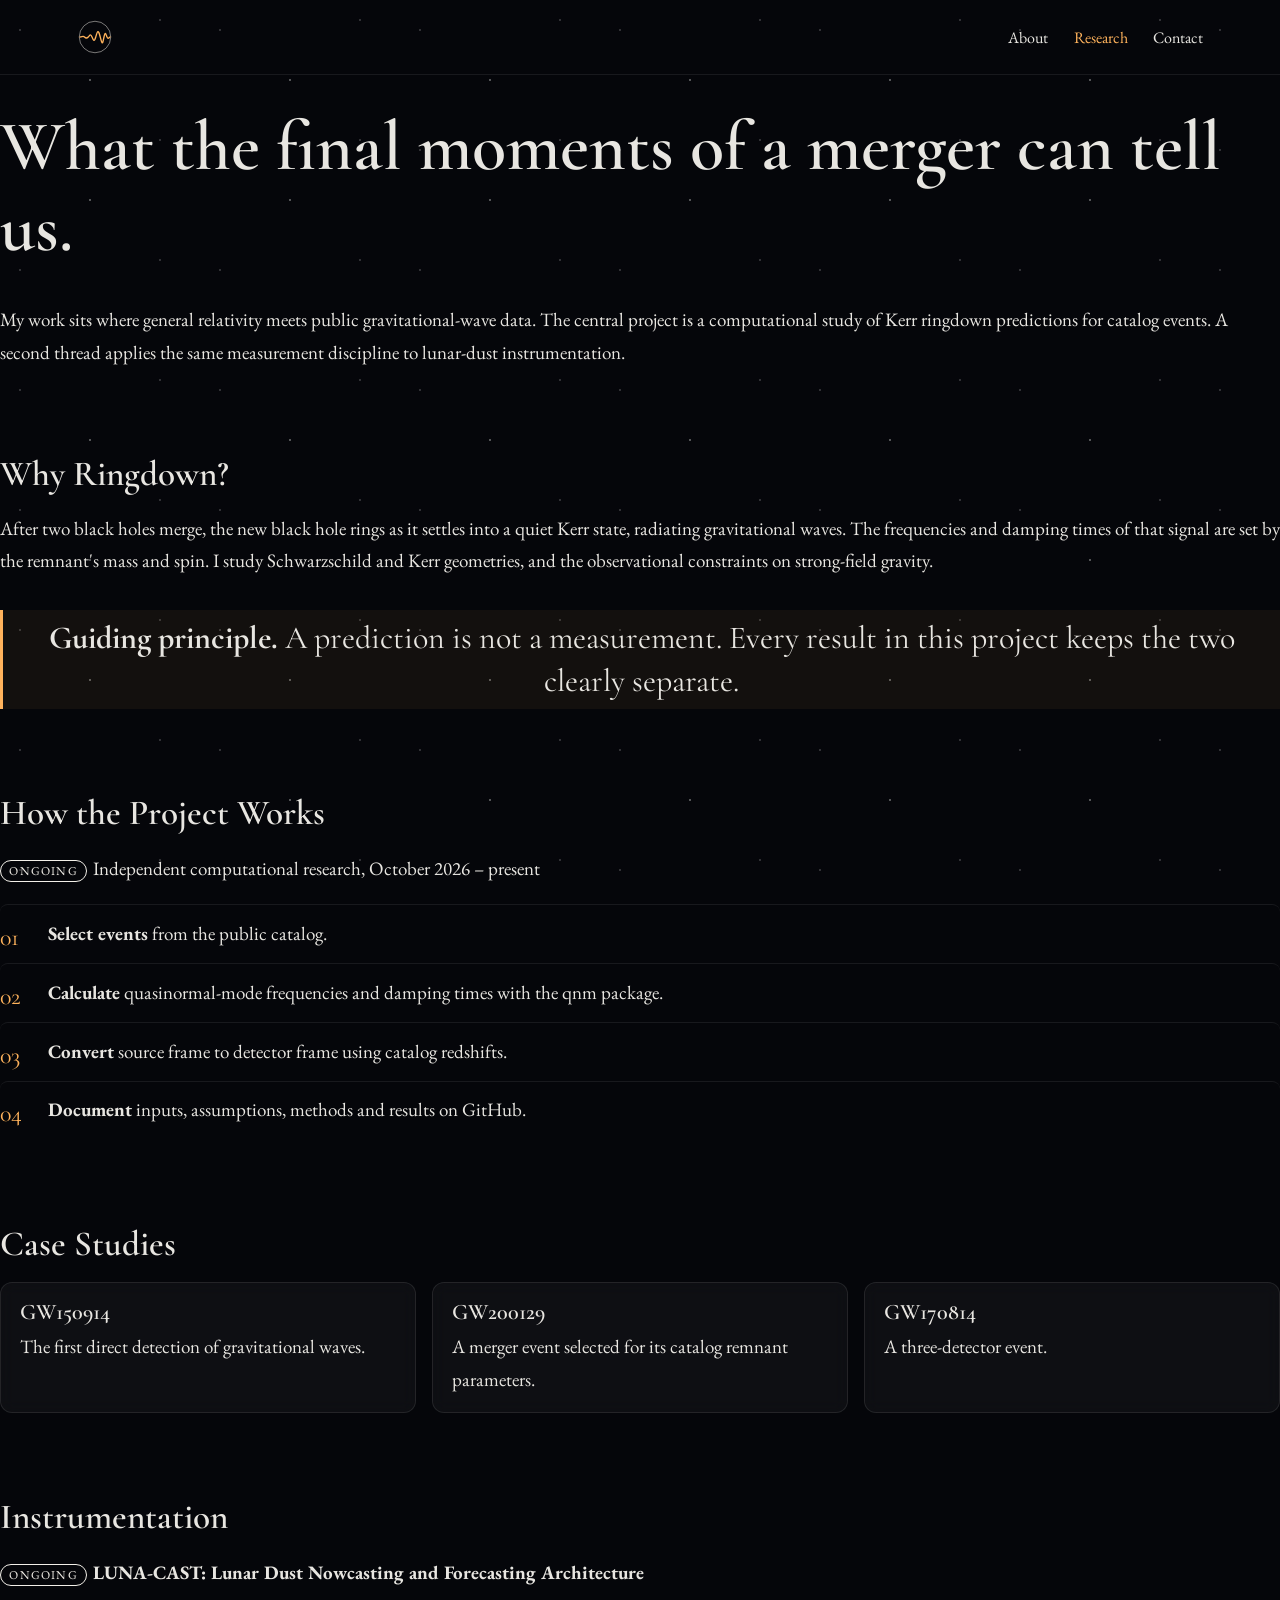
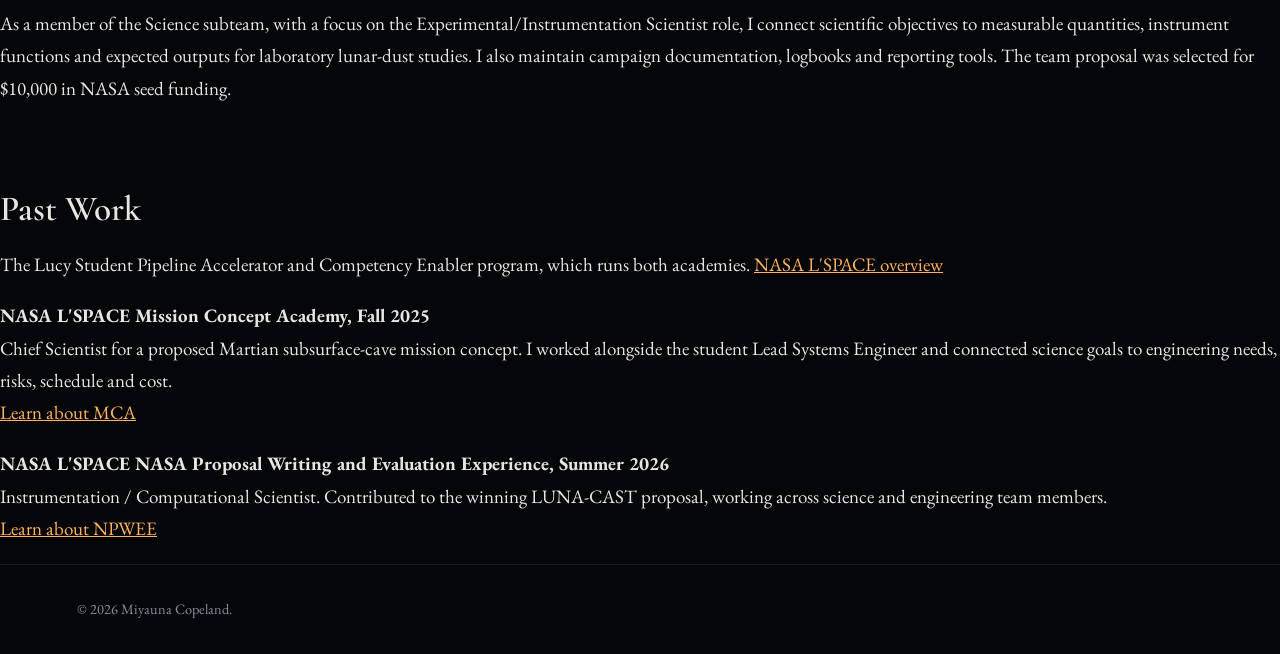
<file: v2/research.html>
<!DOCTYPE html>
<html lang="en">
<head>
  <meta charset="UTF-8">
  <meta name="viewport" content="width=device-width, initial-scale=1">
  <title>Research | Miyauna Copeland</title>
  <link href="https://fonts.googleapis.com/css2?family=Cormorant+Garamond:wght@500;600;700&family=EB+Garamond:wght@400;500&display=swap" rel="stylesheet">
  <link rel="stylesheet" href="style.css?v=39">
  <link rel="icon" href="logos/favicon.svg" type="image/svg+xml">
  <link rel="icon" href="logos/favicon.png" sizes="32x32" type="image/png">
  <link rel="apple-touch-icon" href="logos/favicon.png">
</head>
<body class="research">

  <nav>
    <a class="home" href="index.html"><img src="logos/logo.svg" alt="Home" width="36" height="36"></a>
    <a href="about.html">About</a>
    <a href="research.html" class="on">Research</a>
    <a href="contact.html">Contact</a>
  </nav>

  <h1 style="margin-top:2rem">What the final moments of a merger can tell us.</h1>
  <p>My work sits where general relativity meets public gravitational-wave data. The central project is a computational study of Kerr ringdown predictions for catalog events. A second thread applies the same measurement discipline to lunar-dust instrumentation.</p>

  <h2>Why Ringdown?</h2>
  <p>After two black holes merge, the new black hole rings as it settles into a quiet Kerr state, radiating gravitational waves. The frequencies and damping times of that signal are set by the remnant's mass and spin. I study Schwarzschild and Kerr geometries, and the observational constraints on strong-field gravity.</p>
  <p class="principle"><b>Guiding principle.</b> A prediction is not a measurement. Every result in this project keeps the two clearly separate.</p>

  <h2>How the Project Works</h2>
  <p><span class="tag">Ongoing</span>Independent computational research, October 2026 – present</p>
  <ol class="steps">
    <li><b>Select events</b> from the public catalog.</li>
    <li><b>Calculate</b> quasinormal-mode frequencies and damping times with the qnm package.</li>
    <li><b>Convert</b> source frame to detector frame using catalog redshifts.</li>
    <li><b>Document</b> inputs, assumptions, methods and results on GitHub.</li>
  </ol>

  <h2>Case Studies</h2>
  <div class="grid">
    <div class="card"><h3>GW150914</h3>The first direct detection of gravitational waves.</div>
    <div class="card"><h3>GW200129</h3>A merger event selected for its catalog remnant parameters.</div>
    <div class="card"><h3>GW170814</h3>A three-detector event.</div>
  </div>

  <h2>Instrumentation</h2>
  <p><span class="tag">Ongoing</span><b>LUNA-CAST: Lunar Dust Nowcasting and Forecasting Architecture</b></p>
  <p>As a member of the Science subteam, with a focus on the Experimental/Instrumentation Scientist role, I connect scientific objectives to measurable quantities, instrument functions and expected outputs for laboratory lunar-dust studies. I also maintain campaign documentation, logbooks and reporting tools. The team proposal was selected for $10,000 in NASA seed funding.</p>

  <h2>Past Work</h2>
  <p>The Lucy Student Pipeline Accelerator and Competency Enabler program, which runs both academies. <a href="https://www.nasa.gov/stem-content/lspace-interactive-program-for-students/" target="_blank" rel="noopener">NASA L'SPACE overview</a></p>
  <p><b>NASA L'SPACE Mission Concept Academy, Fall 2025</b><br>Chief Scientist for a proposed Martian subsurface-cave mission concept. I worked alongside the student Lead Systems Engineer and connected science goals to engineering needs, risks, schedule and cost.<br><a href="https://www.lspace.asu.edu/mission-concept-academy" target="_blank" rel="noopener">Learn about MCA</a></p>
  <p><b>NASA L'SPACE NASA Proposal Writing and Evaluation Experience, Summer 2026</b><br>Instrumentation / Computational Scientist. Contributed to the winning LUNA-CAST proposal, working across science and engineering team members.<br><a href="https://www.lspace.asu.edu/proposal-writing-academy" target="_blank" rel="noopener">Learn about NPWEE</a></p> 
  <footer>© 2026 Miyauna Copeland.</footer>
</body>
</html>
</file>
<file: v2/style.css>
*{box-sizing:border-box}
html{scroll-behavior:smooth}
body{margin:0;background:#05060a;color:#e8e6e1;font:19px/1.7 'EB Garamond',serif}
body::before{content:"";position:fixed;inset:0;pointer-events:none;opacity:.35;z-index:-1;background-image:radial-gradient(1px 1px at 20px 30px,#fff,transparent),radial-gradient(1.5px 1.5px at 90px 80px,#fff,transparent),radial-gradient(1px 1px at 160px 20px,#fff,transparent);background-size:200px 120px}
h1,h2,h3{font-family:'Cormorant Garamond',serif;font-weight:600;line-height:1.15;margin:0 0 .5em}
h1{font-size:clamp(2.6rem,6vw,4.4rem)}
h2{font-size:2.2rem;margin-top:2.4em}
a{color:#ffb35c}

nav{display:flex;flex-wrap:wrap;gap:1.6rem;align-items:center;padding:1.2rem 6%;border-bottom:1px solid rgba(255,255,255,.08)}
nav a{color:#e8e6e1;text-decoration:none;font-size:1rem}
nav a.on{color:#ffb35c}
nav .btn{margin-left:0}
nav .home{display:flex;align-items:center;margin-right:auto}
nav .home img{display:block;width:36px;height:36px}

.wrap{max-width:1000px;margin:0 auto;padding:0 6% 4rem}
.after{max-width:1000px;margin:0 auto;padding:0 6% 4rem}
.btn{display:inline-block;background:#ffb35c;color:#05060a;padding:.55em 1.3em;border-radius:999px;text-decoration:none;font-weight:500}
.btn.ghost{background:none;color:#ffb35c;border:1px solid #ffb35c}
.badge,.label{color:#f2efe8;font-size:.8rem;letter-spacing:.14em;text-transform:uppercase}
.tag{display:inline-block;font-size:.75rem;letter-spacing:.1em;text-transform:uppercase;border:1px solid #f2efe8;color:#f2efe8;border-radius:999px;padding:0 .7em;margin-right:.5em}
.tag.past{border-color:#8a8f9a;color:#8a8f9a}

.hero{position:relative;padding:4rem 0 2rem;background:radial-gradient(ellipse at 75% 20%,rgba(255,179,92,.14),transparent 60%),radial-gradient(ellipse at 20% 0%,rgba(255,255,255,.06),transparent 55%)}
.hero h1{color:#F7F3EC}
.top{display:grid;grid-template-columns:1.2fr 1fr;gap:2rem;align-items:center}
@media(max-width:760px){.top{grid-template-columns:1fr}}
.stats{display:grid;grid-template-columns:1fr 1fr;gap:.8rem;margin-top:1.4rem}
.stats div,.card{background:rgba(255,255,255,.04);border:1px solid rgba(255,255,255,.09);border-radius:12px;padding:1rem 1.2rem;backdrop-filter:blur(8px)}
.stats b{display:block;color:#ffb35c;font-family:'Cormorant Garamond',serif;font-size:1.5rem}
.grid{display:grid;grid-template-columns:repeat(auto-fit,minmax(230px,1fr));gap:1rem}
.card{transition:transform .6s;min-width:0;overflow-wrap:anywhere}
.card:hover{transform:translateY(-3px)}
.card h3{margin-bottom:.3em}
.card a{display:inline-block;margin-top:.4rem}

#chirp{display:block;width:100%;max-width:640px;height:auto}
#chirp text{fill:#ffffff;font-size:17px;letter-spacing:2px}
#chirp line{stroke:#ffffff;stroke-width:2}

.steps{counter-reset:s;list-style:none;padding:0}
.steps li{counter-increment:s;padding:.8rem 0 .8rem 3rem;position:relative;border-top:1px solid rgba(255,255,255,.08);border-radius:8px;transition:transform .35s,background .35s,box-shadow .35s}
.steps li::before{content:"0" counter(s);position:absolute;left:0;color:#ffb35c;font-family:'Cormorant Garamond',serif;font-size:1.5rem}
.steps li:hover{transform:translateY(-3px);background:rgba(255,179,92,.08);box-shadow:0 0 22px rgba(255,179,92,.28)}
.principle{border-left:3px solid #ffb35c;padding:.4rem 1.2rem;background:rgba(255,179,92,.06)}
.branch{list-style:none;margin:1rem 0 0;padding:0 0 0 1.1rem;border-left:1px solid #ffb35c}
.branch li{position:relative;padding:.5rem 0 .5rem .9rem}
.branch li::before{content:"";position:absolute;left:-1.1rem;top:1.2rem;width:1rem;border-top:1px solid #ffb35c}
form{display:grid;gap:1rem;max-width:560px}
input,select,textarea{background:rgba(255,255,255,.05);border:1px solid rgba(255,255,255,.15);border-radius:8px;padding:.7rem;color:#e8e6e1;font:inherit}
footer{border-top:1px solid rgba(255,255,255,.08);padding:2rem 6%;color:#8a8f9a;font-size:.9rem}

.headshot{width:210px;height:270px;object-fit:cover;object-position:center top;border-radius:50%;border:2px solid #ffb35c;display:block;margin:0 0 1.5rem}
.headshot.side{float:right;width:190px;height:245px;margin:.4rem 0 1rem .8rem;position:relative;left:-30px;shape-outside:ellipse(50% 50% at 50% 50%)}
@media(max-width:600px){.headshot.side{float:none;left:0;margin:0 auto 1.2rem}}
.gallery{display:flex;flex-wrap:wrap;gap:1.5rem;justify-content:center;margin:2rem 0;clear:both}
.gallery figure{margin:0;text-align:center}
.gallery img{display:block;width:210px;height:270px;border-radius:50%;object-fit:cover;object-position:center top;border:2px solid #ffb35c}
.gallery figcaption{font-size:.9rem;color:#8a8f9a;margin-top:.5rem}

.rb1,.rb2{display:inline-block;padding:0 .04em .08em;-webkit-background-clip:text;background-clip:text;-webkit-text-fill-color:transparent;color:transparent;background-size:100% 100%}
.rb1{background-image:linear-gradient(90deg,#f4b6bd 0%,#f6cbb0 25%,#f5e6b8 50%,#c3e8cf 75%,#b9e6ee 100%)}
.rb2{background-image:linear-gradient(90deg,#b9e6ee 0%,#bccaf3 35%,#d6c4f1 70%,#f1c4e4 100%)}
@keyframes drift{from{background-position:0 0}to{background-position:200px 120px}}
body.research::before{opacity:.6;animation:drift 20s linear infinite}

.stage{height:260vh;position:relative;margin-top:2rem}
.stage .pin{position:sticky;top:0;height:100vh;display:flex;align-items:center;justify-content:center}
#merger{display:block;width:100%;height:100%;max-width:none;margin:0;-webkit-mask-image:radial-gradient(ellipse at center,#000 45%,transparent 75%);mask-image:radial-gradient(ellipse at center,#000 45%,transparent 75%)}
.stage .cap{position:absolute;left:0;right:0;bottom:12%;text-align:center;color:#f2efe8;font-size:.85rem;letter-spacing:.16em;text-transform:uppercase}

.reveal{opacity:0;transform:translateY(-70px) scaleY(1.15);filter:blur(6px);transition:opacity 1.6s cubic-bezier(.16,1,.3,1),transform 2.2s cubic-bezier(.05,.9,.1,1),filter 1.6s cubic-bezier(.16,1,.3,1)}
.reveal.in{opacity:1;transform:none;filter:none}

/* ===== About page scroll sequences ===== */
.journey{position:relative;height:300vh}
.jpin{position:sticky;top:0;height:100vh;display:flex;align-items:center;justify-content:center;overflow:hidden}
.sc{position:absolute;max-width:740px;padding:0 6%;opacity:0;visibility:hidden;will-change:transform,opacity,filter}
.sc.left{text-align:left}
.sc h2{margin-top:0}
.big{font-family:'Cormorant Garamond',Georgia,serif;font-size:clamp(1.8rem,5vw,3rem);text-align:center;margin-top:-14vh}
.principle{text-align:center;font-family:'Cormorant Garamond',Georgia,serif;font-size:clamp(1.4rem,3.4vw,2rem);line-height:1.35}
.sc.principle{border:0;background:none;padding:0 6%}
.hole{width:90px;height:90px;border-radius:50%;background:#000;box-shadow:0 0 0 5px rgba(212,175,55,.7),0 0 70px 24px rgba(212,175,55,.35);padding:0}
.snap{color:#d4af37}
.note{top:9%;text-align:center;font-size:1rem;color:#d4af37;max-width:560px;font-style:italic}

.me{left:7%;bottom:5vh;width:90px;padding:0}
.me svg{width:100%;height:auto;transform-origin:50% 100%;will-change:transform}
#arm{transform-box:view-box;transform-origin:73px 60px}
#armL{transform-box:view-box;transform-origin:19px 60px}

.chip{padding:.35rem .9rem;border:1px solid rgba(212,175,55,.6);border-radius:999px;background:rgba(10,21,48,.8);color:#f5f1e8;font-size:.9rem;white-space:nowrap;max-width:none}
.chip.say{white-space:normal;width:220px;text-align:center;border-radius:16px;line-height:1.3}
.c1{left:6%;bottom:36vh}
.c2{left:20%;bottom:44vh}
.c3{left:4%;bottom:50vh}
.c4{left:18%;bottom:57vh}
.c5{left:30%;bottom:38vh}
.c6{left:8%;bottom:30vh}
.v1{left:36%;bottom:66vh;rotate:-3deg}
.v2{left:8%;bottom:62vh;rotate:2deg}
.v3{right:8%;bottom:48vh;rotate:3deg}
.v4{left:26%;bottom:70vh;rotate:-2deg}
.v5{right:12%;bottom:62vh;rotate:-3deg}
.v6{left:44%;bottom:30vh;rotate:2deg}
.v7{right:6%;bottom:36vh;rotate:-2deg}
.launch{width:100%;max-width:none;height:100%;padding:0}
.waves{position:absolute;left:0;top:50%;width:200%;stroke:#d4af37;fill:none;stroke-width:2;opacity:.7}
.rocket{position:absolute;left:50%;top:50%;width:150px;margin:-130px 0 0 -75px;will-change:transform}
.rocket path:last-child{transform-box:fill-box;transform-origin:50% 0}
.clock{position:absolute;left:0;top:0;width:46px;height:46px;margin:-23px 0 0 -23px;border:3px solid #d4af37;border-radius:50%;background:#0a1530;opacity:0}
.clock::before,.clock::after{content:"";position:absolute;left:50%;bottom:50%;width:2px;height:16px;margin-left:-1px;background:#f5f1e8;transform-origin:50% 100%}
.clock::after{height:11px;transform:rotate(90deg)}

.tow{top:0;left:0;right:0;margin:0 auto;width:min(760px,92%);max-width:none;text-align:left}
.tow .headshot.side{left:0;margin:.4rem 0 1rem 1.2rem}
.tow h2{font-size:1.8rem;margin:1.1em 0 .3em}
.tow h2:first-child{margin-top:0}
.tow p{margin:0 0 .6em}
.tow .grid{margin-bottom:1rem}
.after h2{margin-top:1.6em}
.after>h2:first-of-type{margin-top:0}

@media(max-width:700px){
 .rocket{width:110px;margin:-95px 0 0 -55px}
 .chip{font-size:.75rem}
 .chip.say{width:170px}
 .me{width:70px}
 .c4,.c5{display:none}
 .v4,.v5,.v6,.v7{display:none}
}

/* ===== Reduced motion ===== */
@media (prefers-reduced-motion:reduce){
 *{animation:none!important;transition:none!important}
 .stage{display:none}
 .reveal{opacity:1;transform:none;filter:none}
 .journey{height:auto!important}
 .jpin{position:static;height:auto;display:block;overflow:visible}
 .sc{position:static;opacity:1!important;visibility:visible!important;transform:none!important;filter:none!important;margin:2rem auto}
 .hole,.launch,.me,.chip{display:none}
}
</file>
<file: style.css>
:root{--bg:#141926;--card:#1b2233;--gold:#E8C84A;--text:#e8e6df;--muted:#a9afbd}
*{box-sizing:border-box}
body{margin:0;background:var(--bg);color:var(--text);font-family:'EB Garamond',serif;font-size:1.25rem;line-height:1.75}
a{color:var(--gold)}
nav{display:flex;justify-content:flex-end;gap:2rem;padding:1.5rem 8%;font-family:'Cormorant Garamond',serif;font-size:1.35rem}
nav a{color:var(--text);text-decoration:none;padding-bottom:2px;border-bottom:1px solid transparent}
nav a:hover,nav a.on{border-color:var(--gold)}
.wrap{max-width:900px;margin:auto;padding:1rem 8% 4rem}
.top{display:grid;grid-template-columns:1.1fr .9fr;gap:2rem;align-items:center;padding:2rem 0 3rem}
h1{font-family:'Cormorant Garamond',serif;font-size:3.6rem;line-height:1.05;margin:0}
.sub{color:var(--gold);margin:.4rem 0 1.5rem}
h2{font-family:'Cormorant Garamond',serif;font-size:2.2rem;margin:3rem 0 1rem;font-weight:600}
.btn{display:inline-block;padding:.7rem 1.6rem;border:1.5px solid var(--gold);color:var(--gold);text-decoration:none;font-family:'Cormorant Garamond',serif;font-weight:600;transition:.2s}
.btn:hover{background:var(--gold);color:#141926}
figure{margin:2rem 0}
figure img,.ph{width:100%;height:280px;object-fit:cover;border-radius:2px;background:linear-gradient(135deg,#1f2940,#2b3550)}
figcaption{font-size:.95rem;color:var(--muted);margin-top:.5rem}
.item{border-left:3px solid var(--gold);padding:.2rem 0 .2rem 1.1rem;margin:1.4rem 0}
.item b{font-family:'Cormorant Garamond',serif;font-size:1.4rem}
.item span{display:block;color:var(--muted);font-size:1rem}
.pill{font-size:.8rem;border:1px solid var(--gold);color:var(--gold);padding:0 .6rem;border-radius:99px;margin-left:.5rem}
#chirp{width:100%;cursor:pointer}
#chirp path{fill:none;stroke:var(--gold);stroke-width:2.4;stroke-linecap:round}
#chirp line{stroke:var(--gold);stroke-width:1.2;stroke-dasharray:3 5;opacity:0}
#chirp text{fill:var(--gold);font:12px 'EB Garamond',serif;letter-spacing:.12em;opacity:0}
footer{text-align:center;color:var(--muted);padding:2rem;font-size:.95rem}
@media(max-width:760px){.top{grid-template-columns:1fr}h1{font-size:2.6rem}}
</file>
<file: extra.css>
.lead{font-family:'Cormorant Garamond',serif;font-size:1.7rem;color:var(--gold);margin:.3rem 0 1.5rem}
.grid{display:grid;grid-template-columns:repeat(2,1fr);gap:1rem;margin:1rem 0}
.card{background:var(--card);border-left:3px solid var(--gold);padding:1rem 1.2rem}
.card b{font-family:'Cormorant Garamond',serif;font-size:1.35rem;display:block}
.card p{margin:.3rem 0 0;font-size:1.05rem;color:var(--muted);line-height:1.5}
.steps{counter-reset:s;list-style:none;padding:0;margin:1rem 0}
.steps li{counter-increment:s;background:var(--card);padding:.9rem 1.2rem .9rem 3.4rem;margin:.6rem 0;position:relative}
.steps li::before{content:counter(s);position:absolute;left:1.1rem;top:.7rem;font-family:'Cormorant Garamond',serif;font-size:1.6rem;color:var(--gold)}
form{display:grid;gap:1rem;margin-top:1rem}
label{font-size:1rem;color:var(--muted);display:grid;gap:.3rem}
input,select,textarea{background:var(--card);color:var(--text);border:1px solid #2f3a55;padding:.7rem;font:inherit;border-radius:2px}
textarea{min-height:140px}
button.btn{background:transparent;cursor:pointer;font-size:1.1rem;justify-self:start}
@media(max-width:760px){.grid{grid-template-columns:1fr}}
</file>
